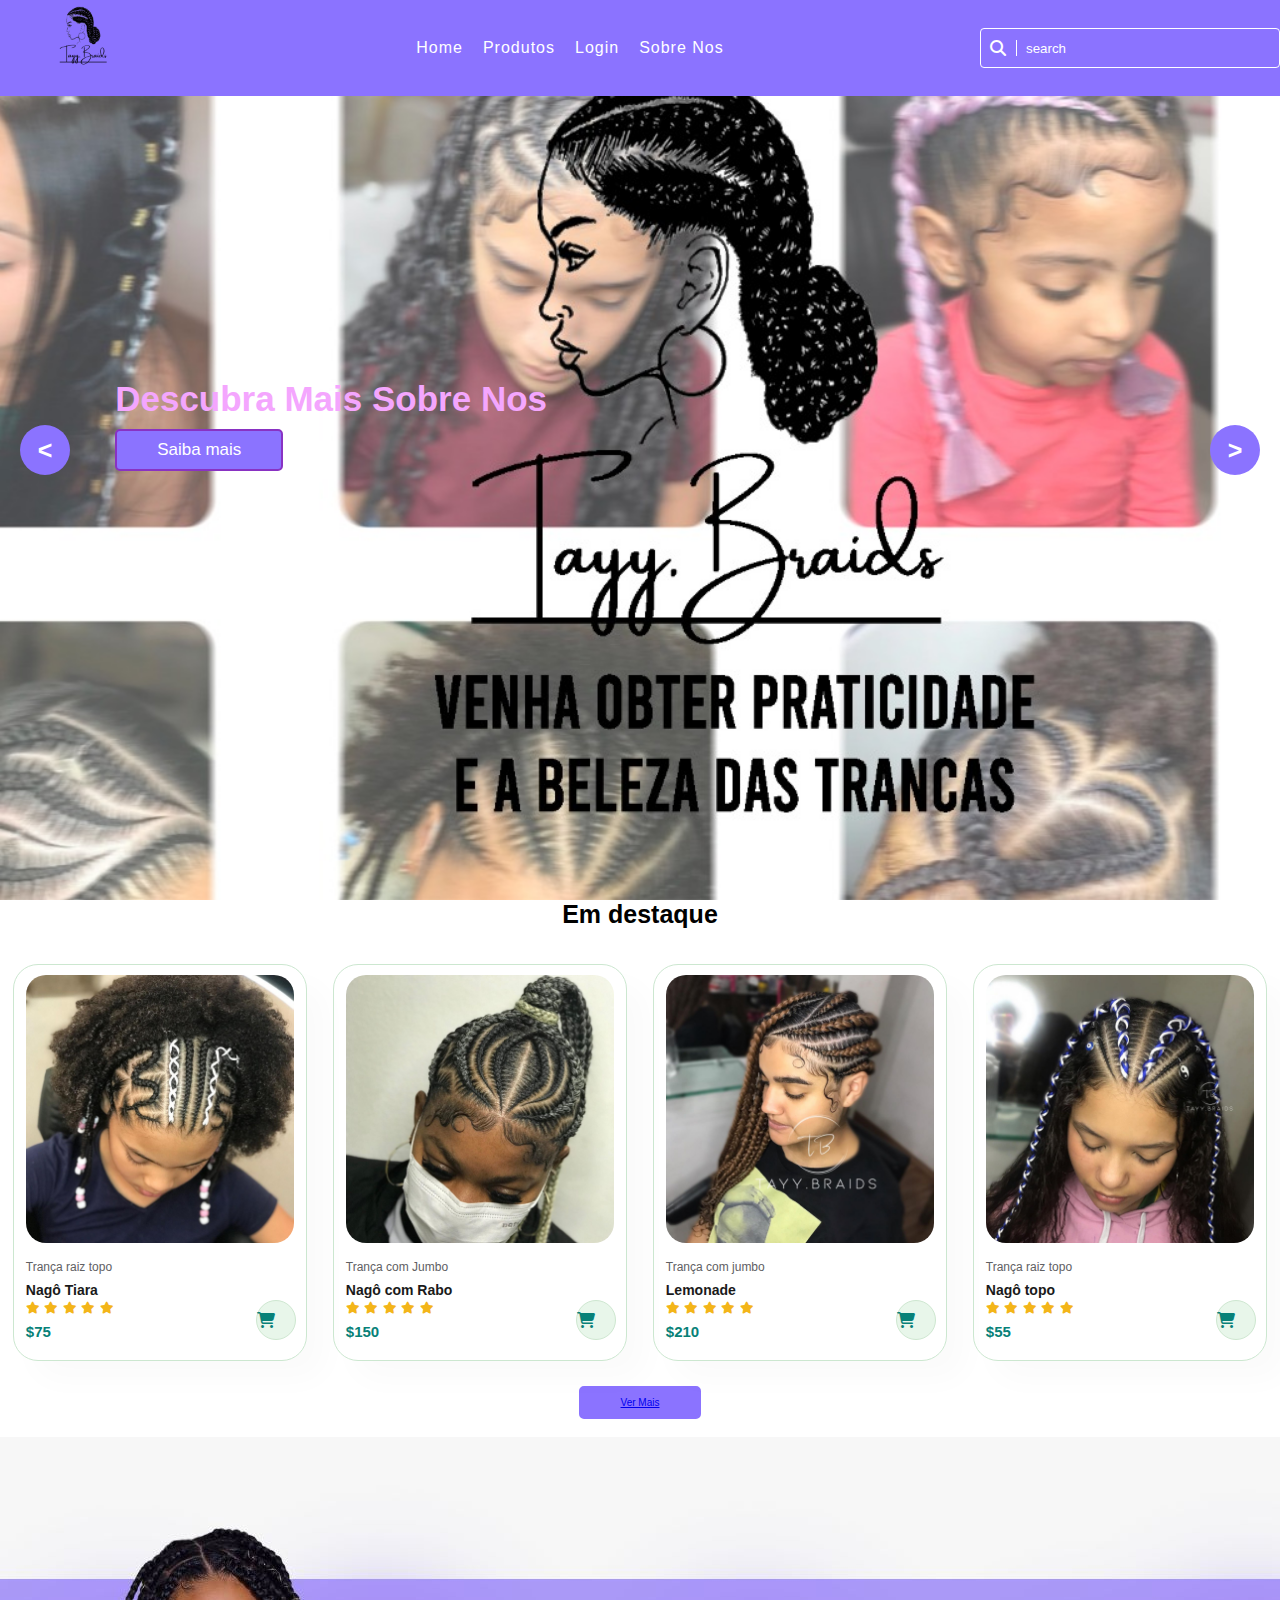
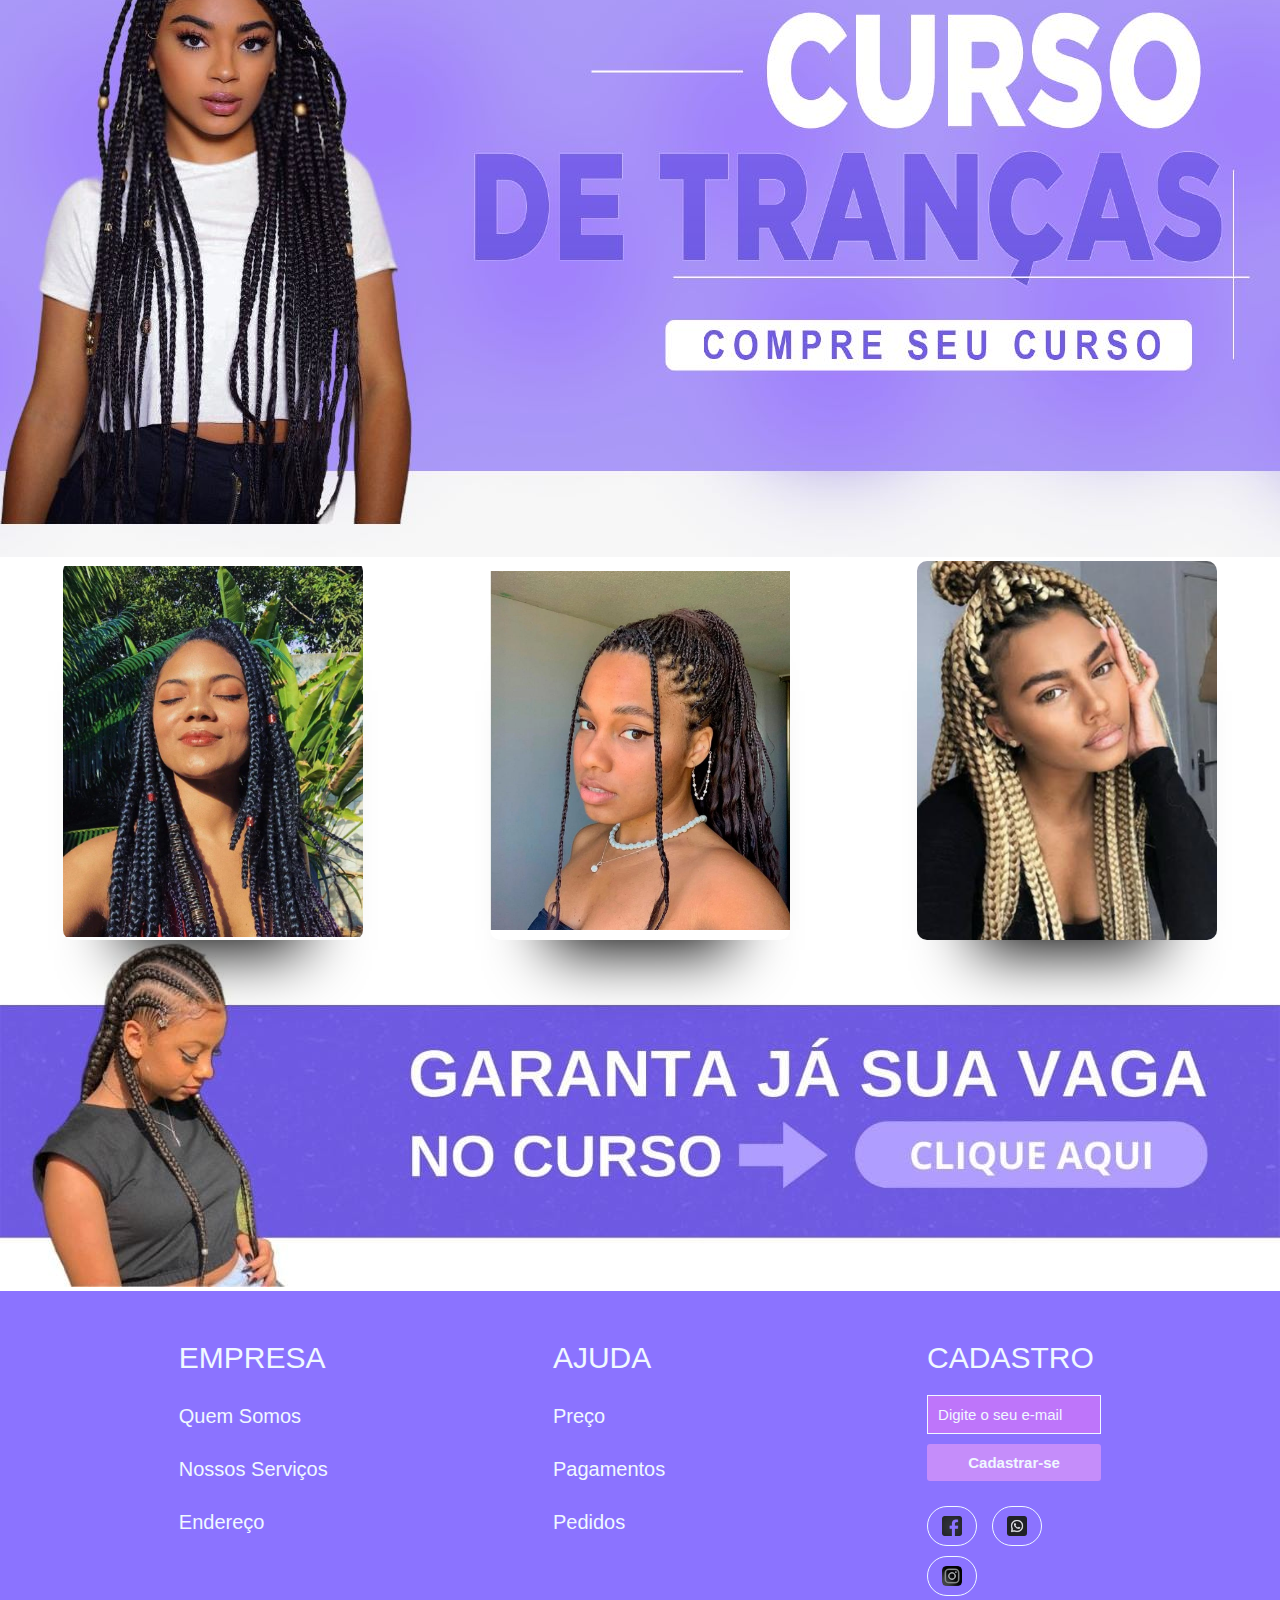
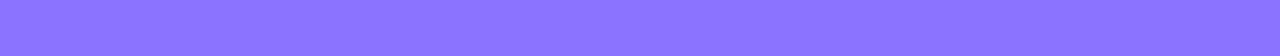
<file: index.html>
<!DOCTYPE html>
<html lang="en">
<head>
    <meta charset="UTF-8">
    <meta http-equiv="X-UA-Compatible" content="IE=edge">
    <meta name="viewport" content="width=device-width, initial-scale=1.0">
    <link rel="stylesheet" href="PaginaInicial.css">
    <link rel="stylesheet" href="fontawesome/css/all.min.css">
    <link href="https://cdn.jsdelivr.net/npm/bootstrap@5.2.3/dist/css/bootstrap.min.css" rel="stylesheet" integrity="sha384-rbsA2VBKQhggwzxH7pPCaAqO46MgnOM80zW1RWuH61DGLwZJEdK2Kadq2F9CUG65" crossorigin="anonymous">
    <title>Document</title>
</head>
<body>
  
  <!--Cabeçario --> 
   <header>
    <a href="PaginaInicial.html" class="logo"><img src="img/logo 2.png" alt=""></a>
    <ul class="navegation">
    <li><a href="index.html">Home</a></li>
    <li><a href="Produtos.html">Produtos</a></li>
    <li><a href="LoginSite.html">Login</a></li>
    <li><a href="SobreTay.html">Sobre Nos</a></li>
    
    </ul>
     <div class="search">
        <input type="text" placeholder="search">
        <i class="fa fa-search" aria-hidden="true"></i>
    </div>
</header>

   <!--Carrossel --> 
  <section class="containerproje">
    <div class="slide-container active">
        <div class="slide">
         <div class="contentproje">
           <h3>Descubra Mais Sobre Nos</h3>
           <p></p>
           <a href="SobreTay.html" class="bntproj">Saiba mais</a>
         </div>
        </div>
    </div>

    <div class="slide-container">
        <div class="slide">
         <div class="contentproje">
           <h3>Tay Braids</h3>
           <p>Trancista</p>
           <a href="#" class="bntproj">Saiba mais</a>
         </div>
        </div>
    </div>
    
    <div class="slide-container">
        <div class="slide">
         <div class="contentproje">
           <a href="FormularioCurso.html" class="bntproj">Saiba mais</a>
         </div>
        </div>
    </div>

    
    <div id="prev" onclick="prev()"> < </div>
    <div id="next" onclick="next()"> > </div>
</section>

   <!--Produtos parte de cima --> 
   <section id="product1" class="section-p1">

     <h2>Em destaque</h2>
     <p></p>
     <div class="pro-container">
      <div class="pro">
        <img src="img/rp1.jpg" alt="">
        <div class="des">
          <span>Trança raiz topo</span>
          <h5>Nagô Tiara</h5>
          <div class="star">
            <i class="fas fa-star"></i>
            <i class="fas fa-star"></i>
            <i class="fas fa-star"></i>
            <i class="fas fa-star"></i>
            <i class="fas fa-star"></i>
          </div>
          <h4>$75</h4>
        </div>
        <a class="cart" href="CompraProdutosQuarto.html"><i class="fa-solid fa-cart-shopping"></i></a>
        
      </div>
      <div class="pro">
        <img src="img/rp2.jpg" alt="">
        <div class="des">
          <span>Trança com Jumbo</span>
          <h5>Nagô com Rabo</h5>
          <div class="star">
            <i class="fas fa-star"></i>
            <i class="fas fa-star"></i>
            <i class="fas fa-star"></i>
            <i class="fas fa-star"></i>
            <i class="fas fa-star"></i>
          </div>
          <h4>$150</h4>
        </div>
        <a class="cart" href="CompraProdutosTerceiro.html"><i class="fa-solid fa-cart-shopping"></i></a>
      </div>
      

      <div class="pro">
        <img src="img/rp3.jpg" alt="">
        <div class="des">
          <span>Trança com jumbo</span>
          <h5>Lemonade</h5>
          <div class="star">
            <i class="fas fa-star"></i>
            <i class="fas fa-star"></i>
            <i class="fas fa-star"></i>
            <i class="fas fa-star"></i>
            <i class="fas fa-star"></i>
          </div>
          <h4>$210</h4>
        </div>
        <a class="cart" href="CompraProdutosQuinto.html"><i class="fa-solid fa-cart-shopping"></i></a>
      </div>
      <div class="pro">
        <img src="img/rota4.jpg" alt="">
        <div class="des">
          <span>Trança raiz topo</span>
          <h5>Nagô topo</h5>
          <div class="star">
            <i class="fas fa-star"></i>
            <i class="fas fa-star"></i>
            <i class="fas fa-star"></i>
            <i class="fas fa-star"></i>
            <i class="fas fa-star"></i>
          </div>
          <h4>$55</h4>
        </div>
        <a class="cart" href="CompraProdutosSexto.html"><i class="fa-solid fa-cart-shopping"></i></a>
      </div>
      <div class="VerMais">
        <a href="Produtos.html">Ver Mais</a> 
      </div>
     </div>
     <br>
   </section>


   

   <!--Anuncio do Curso no meio do Site --> 
   <div class="anuncioCurso">
    <a href="FormularioCurso.html">
     <img src="img/AnunciodoCurso.jpeg" alt="">
    </a>
   </div>

  

   <!--Card dos Produtos Parte de Baixo --> 
   <div class="produtosdown">

   
    <div class="card card0">
      <div class="border">
        <h2>Jumbo</h2>
        <div class="texto">
         
        </div>
      </div>
    </div>
     </a>

    
    <div class="card card1">
      <div class="border">
        <h2>Fibra Organica</h2>
       
      </div>
    </div>
  </a>
   
    <div class="card card2">
      <div class="border">
        <h2>Kanekalon</h2>
      
        </div>
      </div>
    </div>
  </div>
</a>

 

  <!--Mini anuncio parte de baixo do site --> 
  <div class="minianucio">
    <a href="FormularioCurso.html">
      <img src="img/verdadeiro mini anuncio.jpeg" alt="">
     </a>
    </div>

  <!--Footer-->
  <footer>
    <div class="container-footer">
        <div class="row-footer">
            <div class="footer-col">
                <h4>Empresa</h4>
                <ul>
                    <li><a href="SobreTay.html">Quem somos</a></li>
                    <li><a href="">Nossos serviços</a></li>
                    <li><a href="">Endereço</a></li>
                </ul>
            </div>
            <div class="footer-col">
                <h4>Ajuda</h4>
                <ul>
                    <li><a href="Produtos.html">Preço</a></li>
                    <li><a href="">Pagamentos</a></li>
                    <li><a href="Produtos.html">Pedidos</a></li>
                </ul>
            </div>
            <div class="footer-col">
                <h4>Cadastro</h4>
                <div class="form-sub">
                    <form>
                        <input type="email" placeholder="Digite o seu e-mail" required>
                        <button>Cadastrar-se</button>
                    </form>
                </div>
                <div class="redes-sociais">
                    <a href="img/https://web.facebook.com/campaign/landing.php?&campaign_id=1661784632&extra_1=s%7Cc%7C320269324047%7Ce%7Cfacebook%7C&placement&creative=320269324047&keyword=facebook&partner_id=googlesem&extra_2=campaignid%3D1661784632%26adgroupid%3D63686352403%26matchtype%3De%26network%3Dg%26source%3Dnotmobile%26search_or_content%3Ds%26device%3Dc%26devicemodel%3D%26adposition%3D%26target%3D%26targetid%3Dkwd-541132862%26loc_physical_ms%3D1001773%26loc_interest_ms%3D%26feeditemid%3D%26param1%3D%26param2%3D&gclid=EAIaIQobChMIs4-T9MTC-wIVFEFIAB1C-gVgEAAYASAAEgI8AfD_BwE&_rdc=1&_rdr"><img src="img/facebook - Editado - Editado.png" class="face"></a>
                    <a href="img/https://www.whatsapp.com/?lang=pt_br"><img src="img/whatsapp - Editado.png" class="whats"></a>
                    <a href="img/https://www.instagram.com/sem/campaign/emailsignup/?campaign_id=13534421690&extra_1=s|c|547348930993|e|instagram%20%27|&placement=&creative=547348930993&keyword=instagram%20%27&partner_id=googlesem&extra_2=campaignid%3D13534421690%26adgroupid%3D126262409974%26matchtype%3De%26network%3Dg%26source%3Dnotmobile%26search_or_content%3Ds%26device%3Dc%26devicemodel%3D%26adposition%3D%26target%3D%26targetid%3Dkwd-1321618851291%26loc_physical_ms%3D1001773%26loc_interest_ms%3D%26feeditemid%3D%26param1%3D%26param2%3D&gclid=EAIaIQobChMIrcHIqcXC-wIV6ylMCh3cAgJGEAAYASAAEgJC4fD_BwE"><img src="img/instagram - Editado.png" class="insta"></a>
                </div>
            </div>
        </div>
    </div>
</footer>
    <script src="PaginaInicial.js"></script>
</body>
</html>
</file>
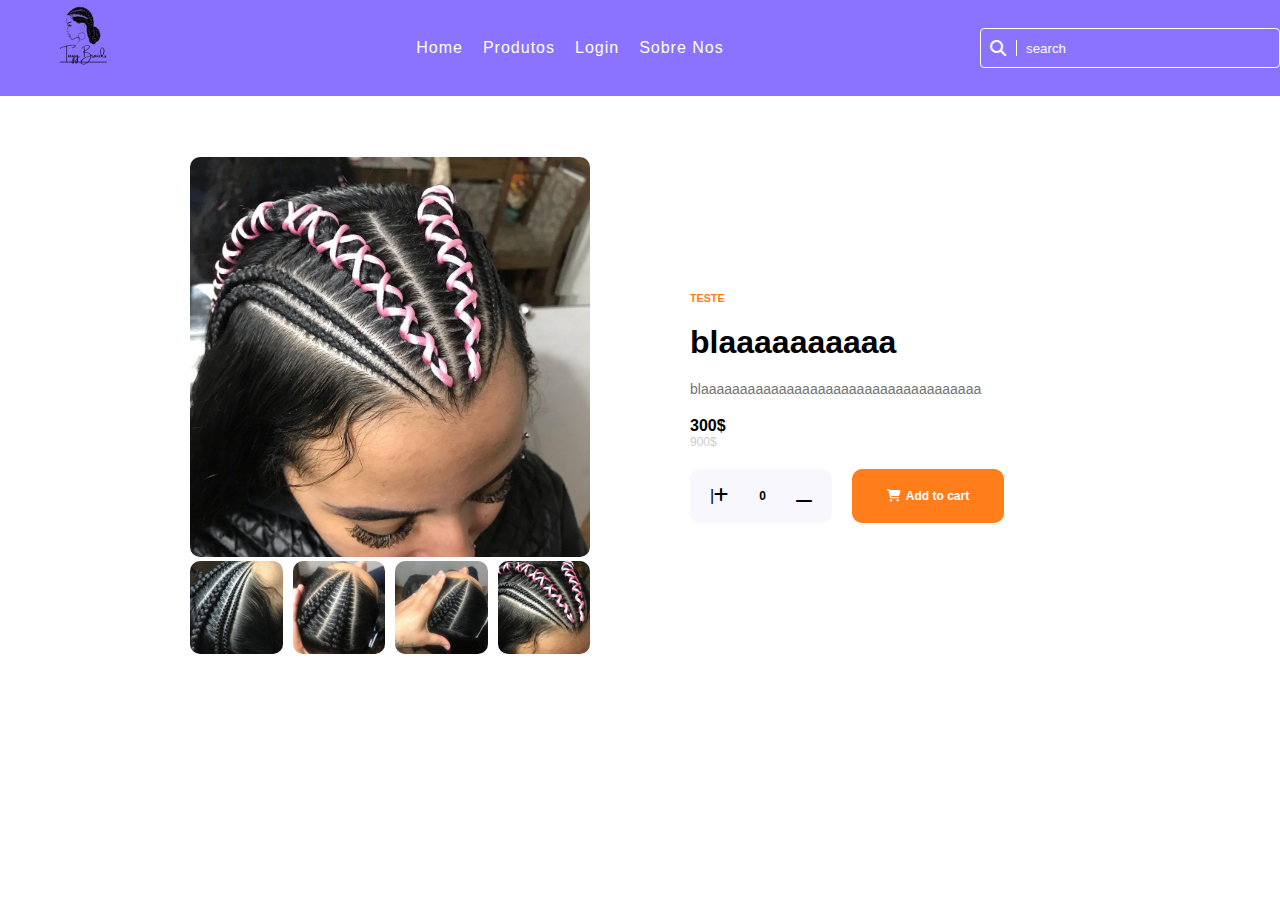
<file: CompraProdutosNono.html>
<!DOCTYPE html>
<html lang="en">
<head>
    <meta charset="UTF-8">
    <meta http-equiv="X-UA-Compatible" content="IE=edge">
    <meta name="viewport" content="width=device-width, initial-scale=1.0">
    <link rel="stylesheet" href="CompraProdutosNono.css">
    <link rel="stylesheet" href="fontawesome/css/all.min.css">
    <title>Document</title>
</head>
<body>
    




     <!--Cabeçario --> 
     <header>
        <a href="index.html" class="logo"><img src="img/logo 2.png" alt=""></a>
        <ul class="navegation">
        <li><a href="index.html">Home</a></li>
        <li><a href="Produtos.html">Produtos</a></li>
        <li><a href="LoginSite.html">Login</a></li>
        <li><a href="SobreTay.html">Sobre Nos</a></li>
        
        </ul>
         <div class="search">
            <input type="text" placeholder="search">
            <i class="fa fa-search" aria-hidden="true"></i>
        </div>
    </header>

<main>
    <section>
<div class="container">
    <div class="left-side">
    <div class="items">
        <div class="select-image">
            <img src="img/Fita 1.jpg" alt="">
        </div>
        <div class="thumbnails">
            <div class="thumbnail">
                <img src="img/Fita 2.jpg" alt="">
            </div>
            <div class="thumbnail">
                <img src="img/Fita 3.jpg" alt="">
            </div>
            <div class="thumbnail">
                <img src="img/Fita 4.jpg" alt="">
            </div>
            <div class="thumbnail">
                <img src="img/Fita 5.jpg" alt="">
            </div>
        </div>
    </div>
</div>

  <div class="right-side">
    <div class="content">
    <h6>TESTE</h6>
    <h1>blaaaaaaaaaa</h1>
    <p>blaaaaaaaaaaaaaaaaaaaaaaaaaaaaaaaaaaaa</p>
    <div class="prices">
    <span class="price">300$</span>
     <span class="off">900$</span>
    </div>
     <div class="options">
        <div class="amount">
            <div class="minus">
            |<i class="fa-solid fa-plus"></i> 
            </div>
            <span>0</span>
            <div class="plus">
                <i class="fa-solid fa-window-minimize"></i>
            </div>
            </div>
            <a href="" class="button"><i class="fa-solid fa-cart-shopping"></i> Add to cart</a>
            
            </div>
         </div>
     </div>
  </div>
</section>
</main>

</body>
</html>
</file>
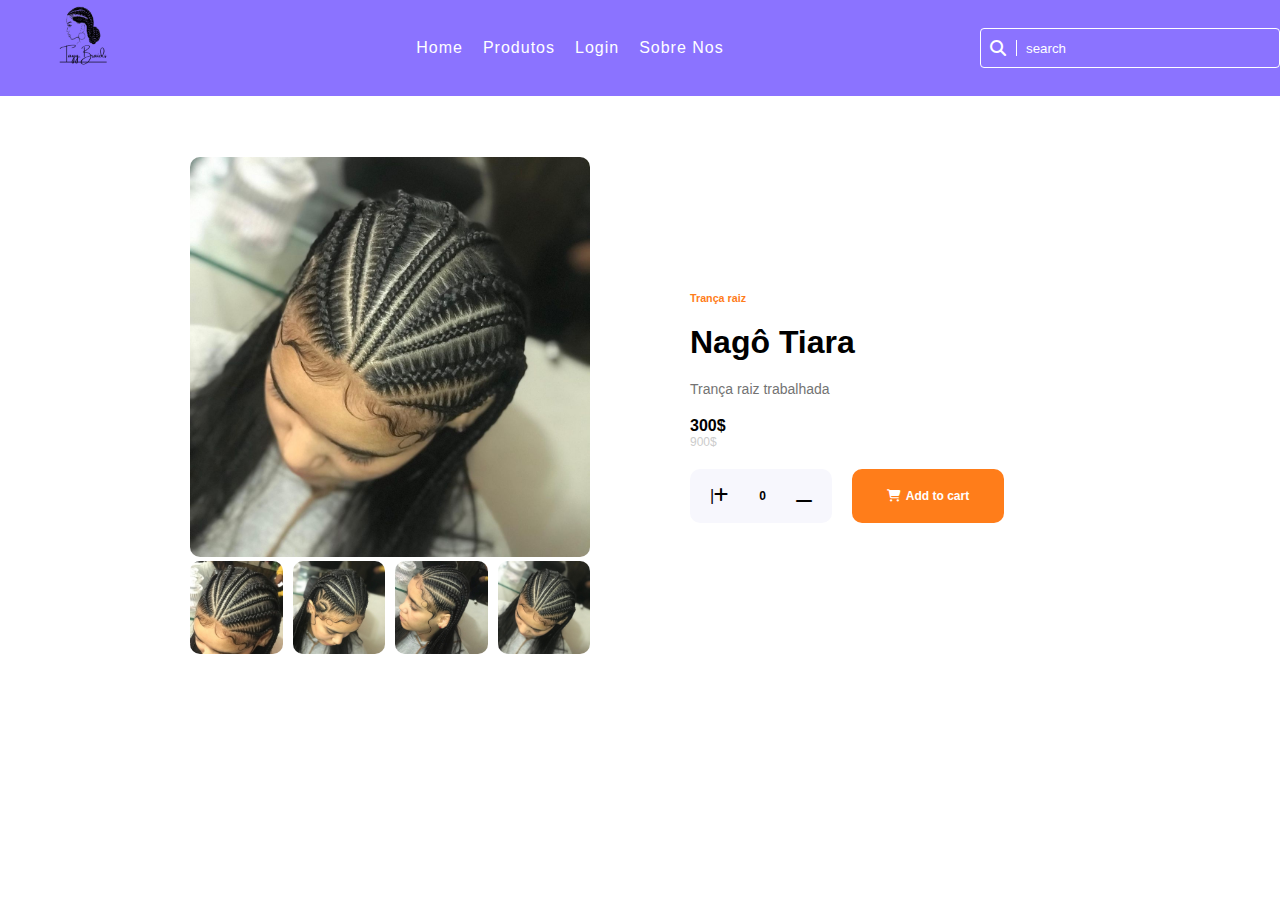
<file: CompraProdutosOitavo.html>
<!DOCTYPE html>
<html lang="en">
<head>
    <meta charset="UTF-8">
    <meta http-equiv="X-UA-Compatible" content="IE=edge">
    <meta name="viewport" content="width=device-width, initial-scale=1.0">
    <link rel="stylesheet" href="CompraProdutosOitavo.css">
    <link rel="stylesheet" href="fontawesome/css/all.min.css">
    <title>Document</title>
</head>
<body>
    




     <!--Cabeçario --> 
     <header>
        <a href="index.html" class="logo"><img src="img/logo 2.png" alt=""></a>
        <ul class="navegation">
        <li><a href="index.html">Home</a></li>
        <li><a href="Produtos.html">Produtos</a></li>
        <li><a href="LoginSite.html">Login</a></li>
        <li><a href="SobreTay.html">Sobre Nos</a></li>
        
        </ul>
         <div class="search">
            <input type="text" placeholder="search">
            <i class="fa fa-search" aria-hidden="true"></i>
        </div>
    </header>

<main>
    <section>
<div class="container">
    <div class="left-side">
    <div class="items">
        <div class="select-image">
            <img src="img/Tiara 1.jpg" alt="">
        </div>
        <div class="thumbnails">
            <div class="thumbnail">
                <img src="img/Tiara 2.jpg" alt="">
            </div>
            <div class="thumbnail">
                <img src="img/Tiara 3.jpg" alt="">
            </div>
            <div class="thumbnail">
                <img src="img/Tiara 4.jpg" alt="">
            </div>
            <div class="thumbnail">
                <img src="img/Tiara 1.jpg" alt="">
            </div>
        </div>
    </div>
</div>

  <div class="right-side">
    <div class="content">
    <h6>Trança raiz</h6>
    <h1>Nagô Tiara</h1>
    <p>Trança raiz trabalhada</p>
    <div class="prices">
    <span class="price">300$</span>
     <span class="off">900$</span>
    </div>
     <div class="options">
        <div class="amount">
            <div class="minus">
            |<i class="fa-solid fa-plus"></i> 
            </div>
            <span>0</span>
            <div class="plus">
                <i class="fa-solid fa-window-minimize"></i>
            </div>
            </div>
            <a href="" class="button"><i class="fa-solid fa-cart-shopping"></i> Add to cart</a>
            
            </div>
         </div>
     </div>
  </div>
</section>
</main>

</body>
</html>
</file>
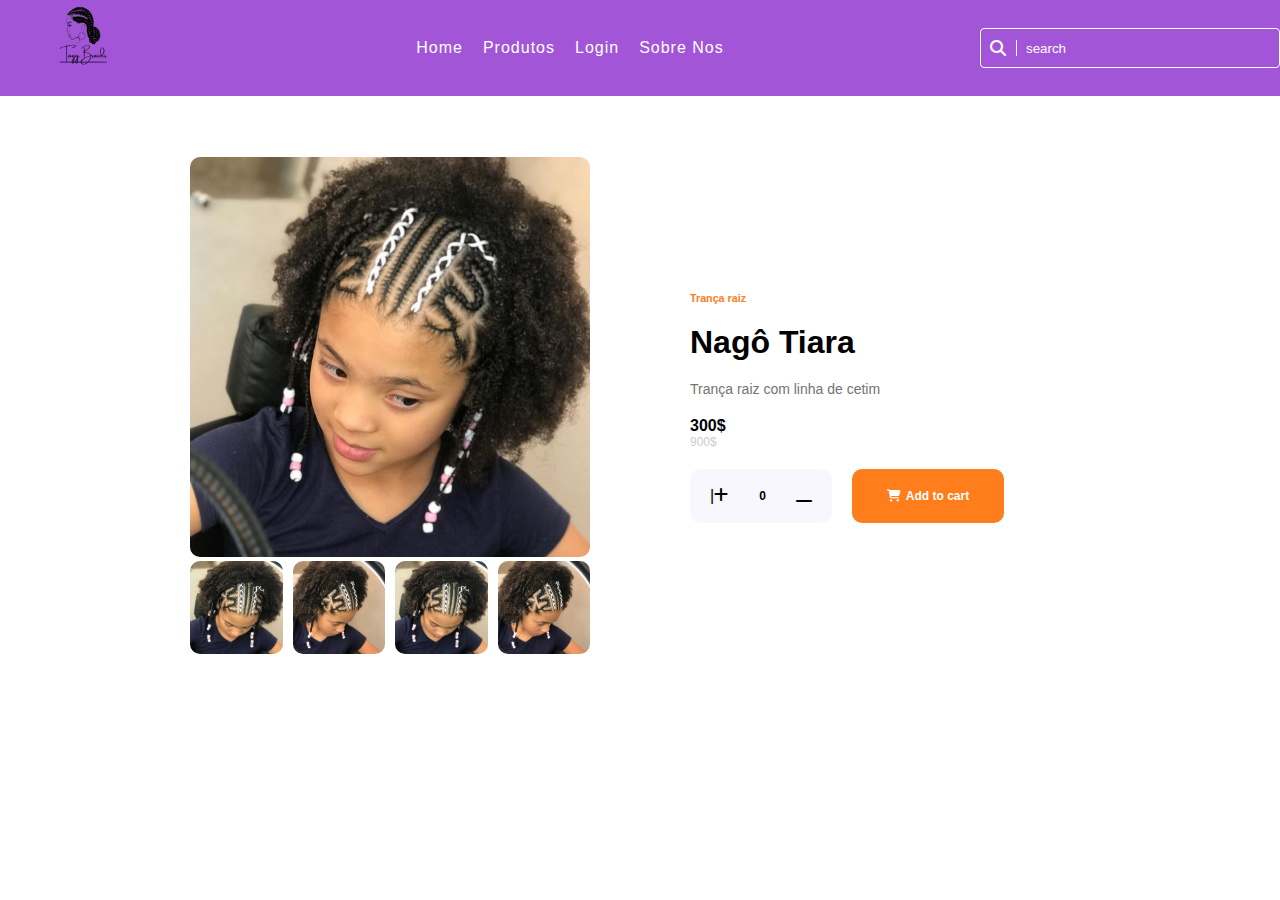
<file: CompraProdutosQuarto.html>
<!DOCTYPE html>
<html lang="en">
<head>
    <meta charset="UTF-8">
    <meta http-equiv="X-UA-Compatible" content="IE=edge">
    <meta name="viewport" content="width=device-width, initial-scale=1.0">
    <link rel="stylesheet" href="CompraProdutosQuarto.css">
    <link rel="stylesheet" href="fontawesome/css/all.min.css">
    <title>Document</title>
</head>
<body>


     <!--Cabeçario --> 
     <header>
        <a href="index.html" class="logo"><img src="img/logo 2.png" alt=""></a>
        <ul class="navegation">
        <li><a href="index.html">Home</a></li>
        <li><a href="Produtos.html">Produtos</a></li>
        <li><a href="LoginSite.html">Login</a></li>
        <li><a href="SobreTay.html">Sobre Nos</a></li>
        
        </ul>
         <div class="search">
            <input type="text" placeholder="search">
            <i class="fa fa-search" aria-hidden="true"></i>
        </div>
    </header>

<main>
    <section>
<div class="container">
    <div class="left-side">
    <div class="items">
        <div class="select-image">
            <img src="img/NAGÔ TIARA 1.jpg" alt="">
        </div>
        <div class="thumbnails">
            <div class="thumbnail">
                <img src="img/NAGÔ TIARA 2.jpg" alt="">
            </div>
            <div class="thumbnail">
                <img src="img/NAGÔ TIARA 3.jpg" alt="">
            </div>
            <div class="thumbnail">
                <img src="img/NAGÔ TIARA 2.jpg" alt="">
            </div>
            <div class="thumbnail">
                <img src="img/NAGÔ TIARA 3.jpg" alt="">
            </div>
        </div>
    </div>
</div>

  <div class="right-side">
    <div class="content">
    <h6>Trança raiz</h6>
    <h1>Nagô Tiara</h1>
    <p>Trança raiz com linha de cetim</p>
    <div class="prices">
    <span class="price">300$</span>
     <span class="off">900$</span>
    </div>
     <div class="options">
        <div class="amount">
            <div class="minus">
            |<i class="fa-solid fa-plus"></i> 
            </div>
            <span>0</span>
            <div class="plus">
                <i class="fa-solid fa-window-minimize"></i>
            </div>
            </div>
            <a href="" class="button"><i class="fa-solid fa-cart-shopping"></i> Add to cart</a>
            
            </div>
         </div>
     </div>
  </div>
</section>
</main>

</body>
</html>
</file>
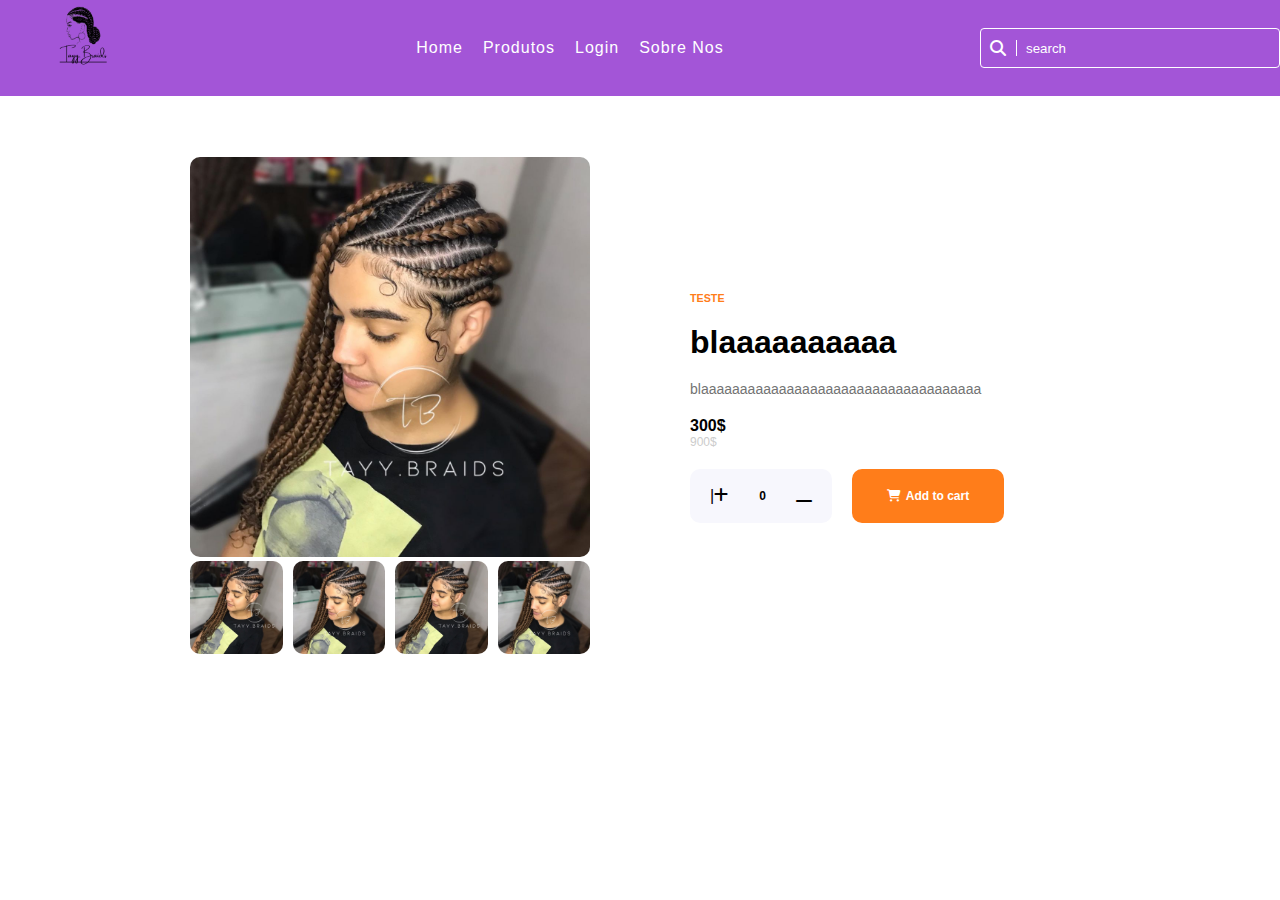
<file: CompraProdutosQuinto.html>
<!DOCTYPE html>
<html lang="en">
<head>
    <meta charset="UTF-8">
    <meta http-equiv="X-UA-Compatible" content="IE=edge">
    <meta name="viewport" content="width=device-width, initial-scale=1.0">
    <link rel="stylesheet" href="CompraProdutosQuinto.css">
    <link rel="stylesheet" href="fontawesome/css/all.min.css">
    <title>Document</title>
</head>
<body>
    




     <!--Cabeçario --> 
     <header>
        <a href="index.html" class="logo"><img src="img/logo 2.png" alt=""></a>
        <ul class="navegation">
        <li><a href="index.html">Home</a></li>
        <li><a href="Produtos.html">Produtos</a></li>
        <li><a href="LoginSite.html">Login</a></li>
        <li><a href="SobreTay.html">Sobre Nos</a></li>
        
        </ul>
         <div class="search">
            <input type="text" placeholder="search">
            <i class="fa fa-search" aria-hidden="true"></i>
        </div>
    </header>

<main>
    <section>
<div class="container">
    <div class="left-side">
    <div class="items">
        <div class="select-image">
            <img src="img/LEMONADE 1.jpg" alt="">
        </div>
        <div class="thumbnails">
            <div class="thumbnail">
                <img src="img/LEMONADE 2.jpg" alt="">
            </div>
            <div class="thumbnail">
                <img src="img/LEMONADE 1.jpg" alt="">
            </div>
            <div class="thumbnail">
                <img src="img/LEMONADE 2.jpg" alt="">
            </div>
            <div class="thumbnail">
                <img src="img/LEMONADE 1.jpg" alt="">
            </div>
        </div>
    </div>
</div>

  <div class="right-side">
    <div class="content">
    <h6>TESTE</h6>
    <h1>blaaaaaaaaaa</h1>
    <p>blaaaaaaaaaaaaaaaaaaaaaaaaaaaaaaaaaaaa</p>
    <div class="prices">
    <span class="price">300$</span>
     <span class="off">900$</span>
    </div>
     <div class="options">
        <div class="amount">
            <div class="minus">
            |<i class="fa-solid fa-plus"></i> 
            </div>
            <span>0</span>
            <div class="plus">
                <i class="fa-solid fa-window-minimize"></i>
            </div>
            </div>
            <a href="" class="button"><i class="fa-solid fa-cart-shopping"></i> Add to cart</a>
            
            </div>
         </div>
     </div>
  </div>
</section>
</main>

</body>
</html>
</file>
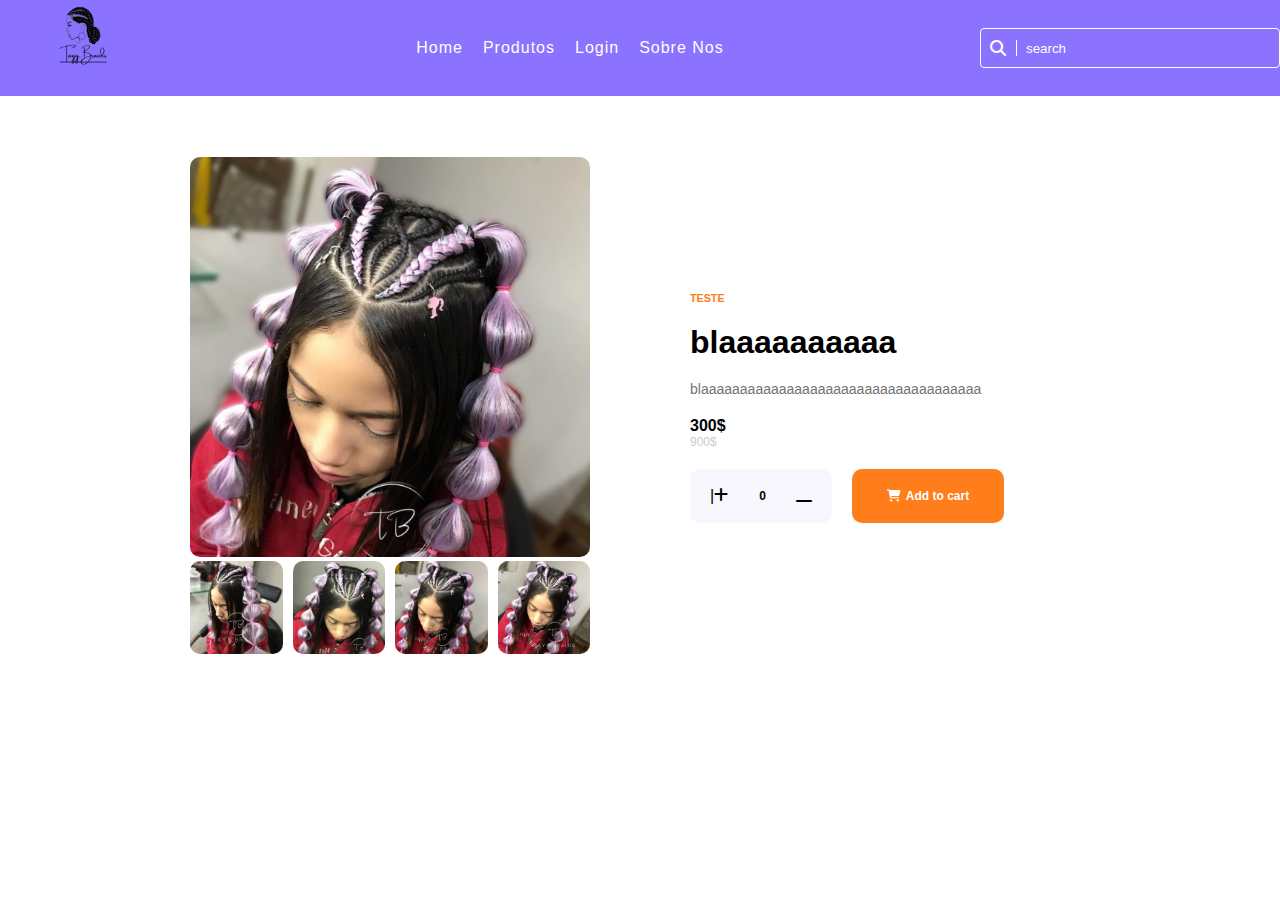
<file: CompraProdutosSetimo.html>
<!DOCTYPE html>
<html lang="en">
<head>
    <meta charset="UTF-8">
    <meta http-equiv="X-UA-Compatible" content="IE=edge">
    <meta name="viewport" content="width=device-width, initial-scale=1.0">
    <link rel="stylesheet" href="CompraProdutosSetimo.css">
    <link rel="stylesheet" href="fontawesome/css/all.min.css">
    <title>Document</title>
</head>
<body>
    




     <!--Cabeçario --> 
     <header>
        <a href="index.html" class="logo"><img src="img/logo 2.png" alt=""></a>
        <ul class="navegation">
        <li><a href="index.html">Home</a></li>
        <li><a href="Produtos.html">Produtos</a></li>
        <li><a href="LoginSite.html">Login</a></li>
        <li><a href="SobreTay.html">Sobre Nos</a></li>
        
        </ul>
         <div class="search">
            <input type="text" placeholder="search">
            <i class="fa fa-search" aria-hidden="true"></i>
        </div>
    </header>

<main>
    <section>
<div class="container">
    <div class="left-side">
    <div class="items">
        <div class="select-image">
            <img src="img/NAGÔ BUBBLES PERFEITA 1.jpg" alt="">
        </div>
        <div class="thumbnails">
            <div class="thumbnail">
                <img src="img/NAGÔ BUBBLES PERFEITA 2.jpg" alt="">
            </div>
            <div class="thumbnail">
                <img src="img/NAGÔ BUBBLES PERFEITA 3.jpg" alt="">
            </div>
            <div class="thumbnail">
                <img src="img/NAGÔ BUBBLES PERFEITA 4.jpg" alt="">
            </div>
            <div class="thumbnail">
                <img src="img/NAGÔ BUBBLES PERFEITA 5.jpg" alt="">
            </div>
        </div>
    </div>
</div>

  <div class="right-side">
    <div class="content">
    <h6>TESTE</h6>
    <h1>blaaaaaaaaaa</h1>
    <p>blaaaaaaaaaaaaaaaaaaaaaaaaaaaaaaaaaaaa</p>
    <div class="prices">
    <span class="price">300$</span>
     <span class="off">900$</span>
    </div>
     <div class="options">
        <div class="amount">
            <div class="minus">
            |<i class="fa-solid fa-plus"></i> 
            </div>
            <span>0</span>
            <div class="plus">
                <i class="fa-solid fa-window-minimize"></i>
            </div>
            </div>
            <a href="" class="button"><i class="fa-solid fa-cart-shopping"></i> Add to cart</a>
            
            </div>
         </div>
     </div>
  </div>
</section>
</main>

</body>
</html>
</file>
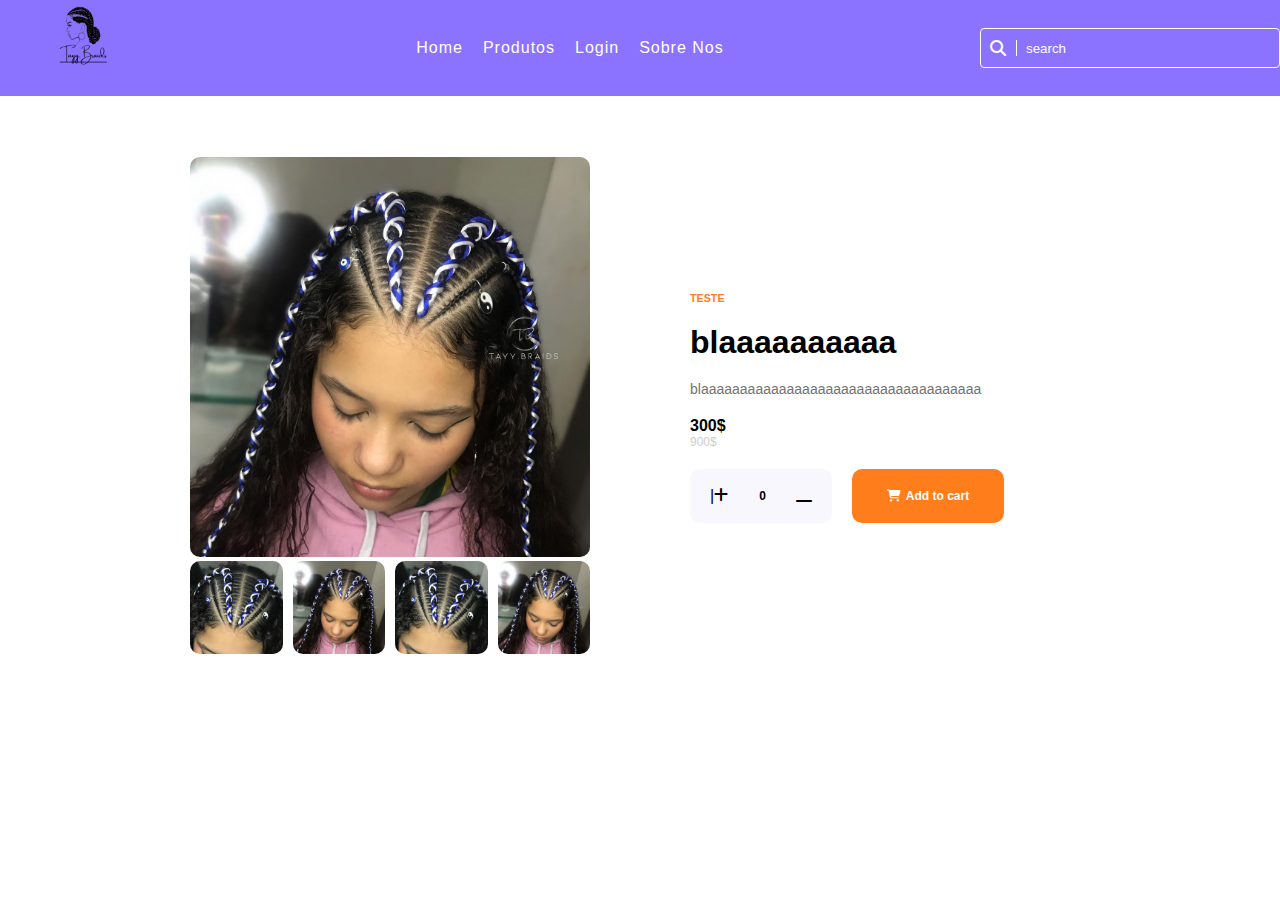
<file: CompraProdutosSexto.html>
<!DOCTYPE html>
<html lang="en">
<head>
    <meta charset="UTF-8">
    <meta http-equiv="X-UA-Compatible" content="IE=edge">
    <meta name="viewport" content="width=device-width, initial-scale=1.0">
    <link rel="stylesheet" href="CompraProdutosSexto.css">
    <link rel="stylesheet" href="fontawesome/css/all.min.css">
    <title>Document</title>
</head>
<body>
    




     <!--Cabeçario --> 
     <header>
        <a href="index.html" class="logo"><img src="img/logo 2.png" alt=""></a>
        <ul class="navegation">
        <li><a href="index.html">Home</a></li>
        <li><a href="Produtos.html">Produtos</a></li>
        <li><a href="LoginSite.html">Login</a></li>
        <li><a href="SobreTay.html">Sobre Nos</a></li>
        
        </ul>
         <div class="search">
            <input type="text" placeholder="search">
            <i class="fa fa-search" aria-hidden="true"></i>
        </div>
    </header>

<main>
    <section>
<div class="container">
    <div class="left-side">
    <div class="items">
        <div class="select-image">
            <img src="img/NAGÔ TOPO 1.jpg" alt="">
        </div>
        <div class="thumbnails">
            <div class="thumbnail">
                <img src="img/NAGÔ TOPO 2.jpg" alt="">
            </div>
            <div class="thumbnail">
                <img src="img/NAGÔ TOPO 1.jpg" alt="">
            </div>
            <div class="thumbnail">
                <img src="img/NAGÔ TOPO 2.jpg" alt="">
            </div>
            <div class="thumbnail">
                <img src="img/NAGÔ TOPO 1.jpg" alt="">
            </div>
        </div>
    </div>
</div>

  <div class="right-side">
    <div class="content">
    <h6>TESTE</h6>
    <h1>blaaaaaaaaaa</h1>
    <p>blaaaaaaaaaaaaaaaaaaaaaaaaaaaaaaaaaaaa</p>
    <div class="prices">
    <span class="price">300$</span>
     <span class="off">900$</span>
    </div>
     <div class="options">
        <div class="amount">
            <div class="minus">
            |<i class="fa-solid fa-plus"></i> 
            </div>
            <span>0</span>
            <div class="plus">
                <i class="fa-solid fa-window-minimize"></i>
            </div>
            </div>
            <a href="" class="button"><i class="fa-solid fa-cart-shopping"></i> Add to cart</a>
            
            </div>
         </div>
     </div>
  </div>
</section>
</main>

</body>
</html>
</file>
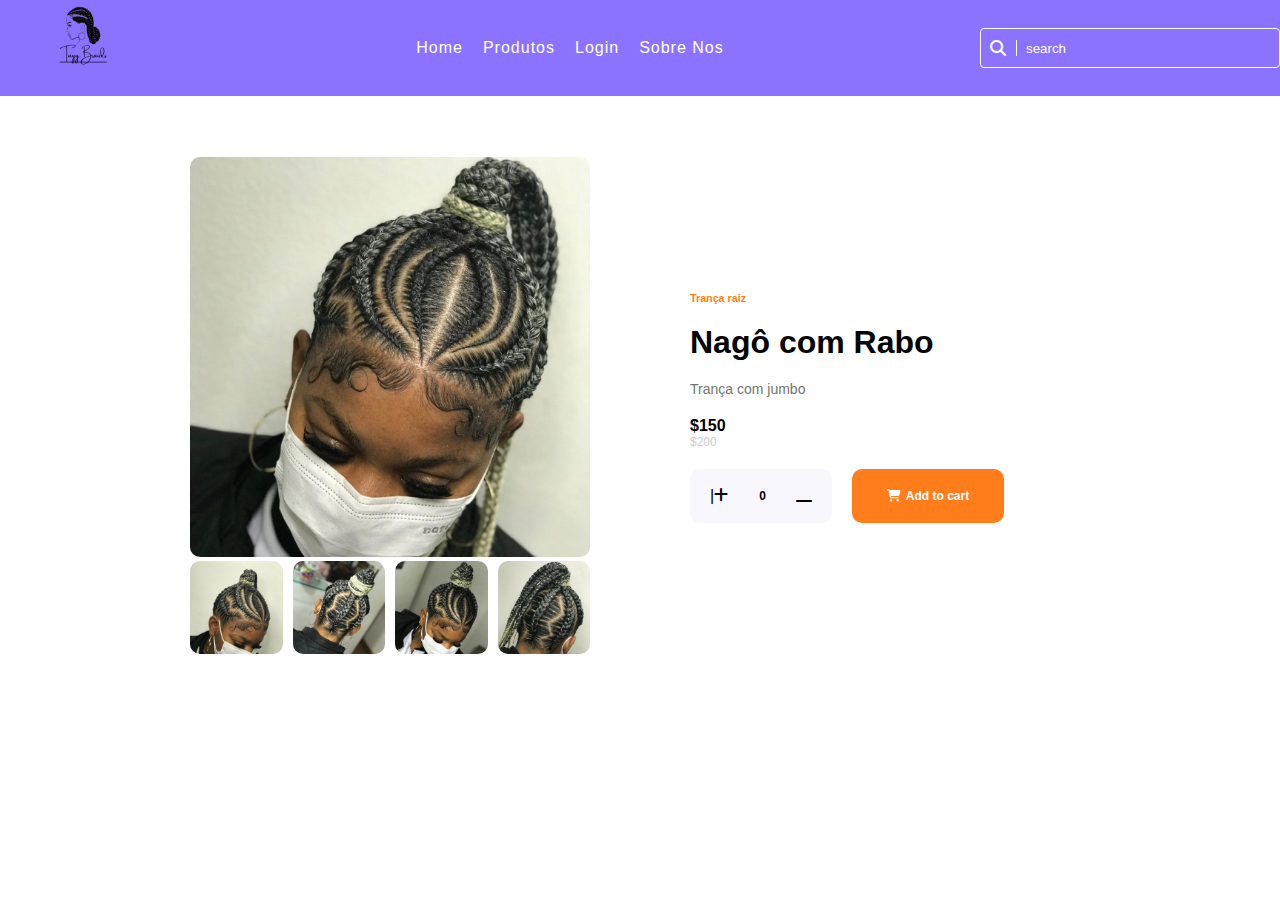
<file: CompraProdutosTerceiro.html>
<!DOCTYPE html>
<html lang="en">
<head>
    <meta charset="UTF-8">
    <meta http-equiv="X-UA-Compatible" content="IE=edge">
    <meta name="viewport" content="width=device-width, initial-scale=1.0">
    <link rel="stylesheet" href="CompraProdutosTerceiro.css">
    <link rel="stylesheet" href="fontawesome/css/all.min.css">
    <title>Document</title>
</head>
<body>
    




     <!--Cabeçario --> 
     <header>
        <a href="index.html" class="logo"><img src="img/logo 2.png" alt=""></a>
        <ul class="navegation">
        <li><a href="index.html">Home</a></li>
        <li><a href="Produtos.html">Produtos</a></li>
        <li><a href="LoginSite.html">Login</a></li>
        <li><a href="SobreTay.html">Sobre Nos</a></li>
        
        </ul>
         <div class="search">
            <input type="text" placeholder="search">
            <i class="fa fa-search" aria-hidden="true"></i>
        </div>
    </header>
<main>
    <section>
<div class="container">
    <div class="left-side">
    <div class="items">
        <div class="select-image">
            <img src="img/NAGÔ COM RABO 1.jpg" alt="">
        </div>
        <div class="thumbnails">
            <div class="thumbnail">
                <img src="img/NAGÔ COM RABO 2.jpg" alt="">
            </div>
            <div class="thumbnail">
                <img src="img/NAGÔ COM RABO 3.jpg" alt="">
            </div>
            <div class="thumbnail">
                <img src="img/NAGÔ COM RABO 5.jpg" alt="">
            </div>
            <div class="thumbnail">
                <img src="img/NAGÔ COM RABO 6.jpg" alt="">
            </div>
        </div>
    </div>
</div>

  <div class="right-side">
    <div class="content">
    <h6>Trança raiz</h6>
    <h1>Nagô com Rabo</h1>
    <p>Trança com jumbo</p>
    <div class="prices">
    <span class="price">$150</span>
     <span class="off">$200</span>
    </div>
     <div class="options">
        <div class="amount">
            <div class="minus">
            |<i class="fa-solid fa-plus"></i> 
            </div>
            <span>0</span>
            <div class="plus">
                <i class="fa-solid fa-window-minimize"></i>
            </div>
            </div>
            <a href="" class="button"><i class="fa-solid fa-cart-shopping"></i> Add to cart</a>
            
            </div>
         </div>
     </div>
  </div>
</section>
</main>


</body>
</html>
</file>
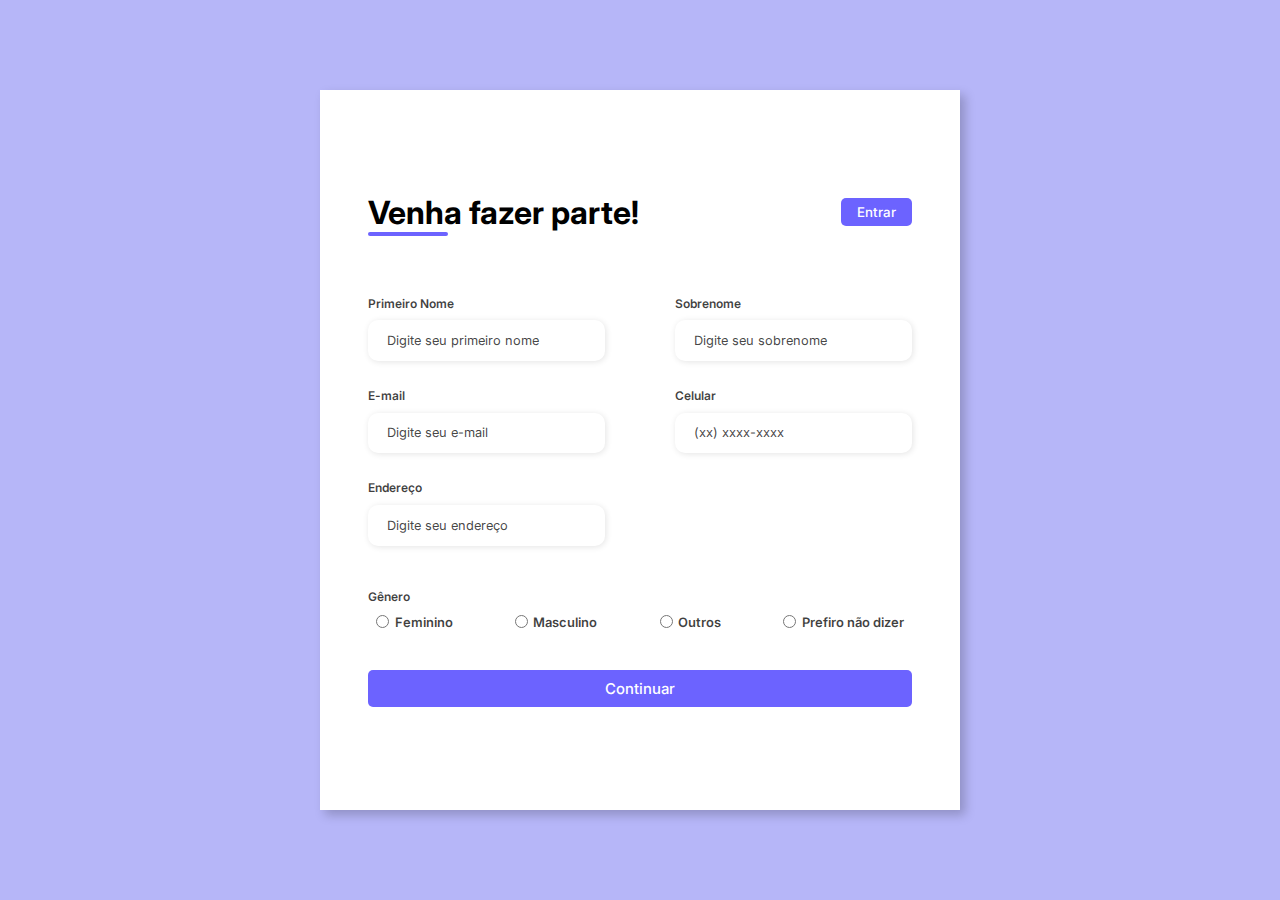
<file: FormularioCurso.html>
<!DOCTYPE html>
<html lang="pt-br">

<head>
    <meta charset="UTF-8">
    <meta http-equiv="X-UA-Compatible" content="IE=edge">
    <meta name="viewport" content="width=device-width, initial-scale=1.0">
    <link rel="stylesheet" href="FormularioCurso.css">
    <link rel="stylesheet" href="fontawesome/css/all.min.css">
    <title>Formúlario</title>
</head>

<body>
    <div class="container">
        <div class="form-image">
            <img src="img/foto44.jpg" alt="">
        </div>
    
        <div class="form">
            <form action="#">
                <div class="form-header">
                    <div class="title">
                        <h1>Venha fazer parte!</h1>
                    </div>
                    <div class="login-button">
                        <button><a href="#">Entrar</a></button>
                    </div>
                </div>

                <div class="input-group">
                    <div class="input-box">
                        <label for="firstname">Primeiro Nome</label>
                        <input id="firstname" type="text" name="firstname" placeholder="Digite seu primeiro nome" required>
                    </div>

                    <div class="input-box">
                        <label for="lastname">Sobrenome</label>
                        <input id="lastname" type="text" name="lastname" placeholder="Digite seu sobrenome" required>
                    </div>
                    <div class="input-box">
                        <label for="email">E-mail</label>
                        <input id="email" type="email" name="email" placeholder="Digite seu e-mail" required>
                    </div>

                    <div class="input-box">
                        <label for="number">Celular</label>
                        <input id="number" type="tel" name="number" placeholder="(xx) xxxx-xxxx" required>
                    </div>

                 
                        <!-- Campo de tecnologias para escolha de 1 ou mais opções para marcar (checkbox) e css de classe "campo" -->
                        
                    
                    <div class="input-box">
                        <label for="password">Endereço</label>
                        <input id="" type="text" name="" placeholder="Digite seu endereço" required>
                    </div>


                    
                    
                </div>

                <div class="gender-inputs">
                    <div class="gender-title">
                        <h6>Gênero</h6>
                    </div>

                    <div class="gender-group">
                        <div class="gender-input">
                            <input id="female" type="radio" name="gender">
                            <label for="female">Feminino</label>
                        </div>

                        <div class="gender-input">
                            <input id="male" type="radio" name="gender">
                            <label for="male">Masculino</label>
                        </div>

                        <div class="gender-input">
                            <input id="others" type="radio" name="gender">
                            <label for="others">Outros</label>
                        </div>

                        <div class="gender-input">
                            <input id="none" type="radio" name="gender">
                            <label for="none">Prefiro não dizer</label>
                        </div>
                    </div>
                </div>

                <div class="continue-button">
                    <button><a href="#">Continuar</a> </button>
                </div>
            </form>
        </div>
    </div>
</body>

</html>
</file>
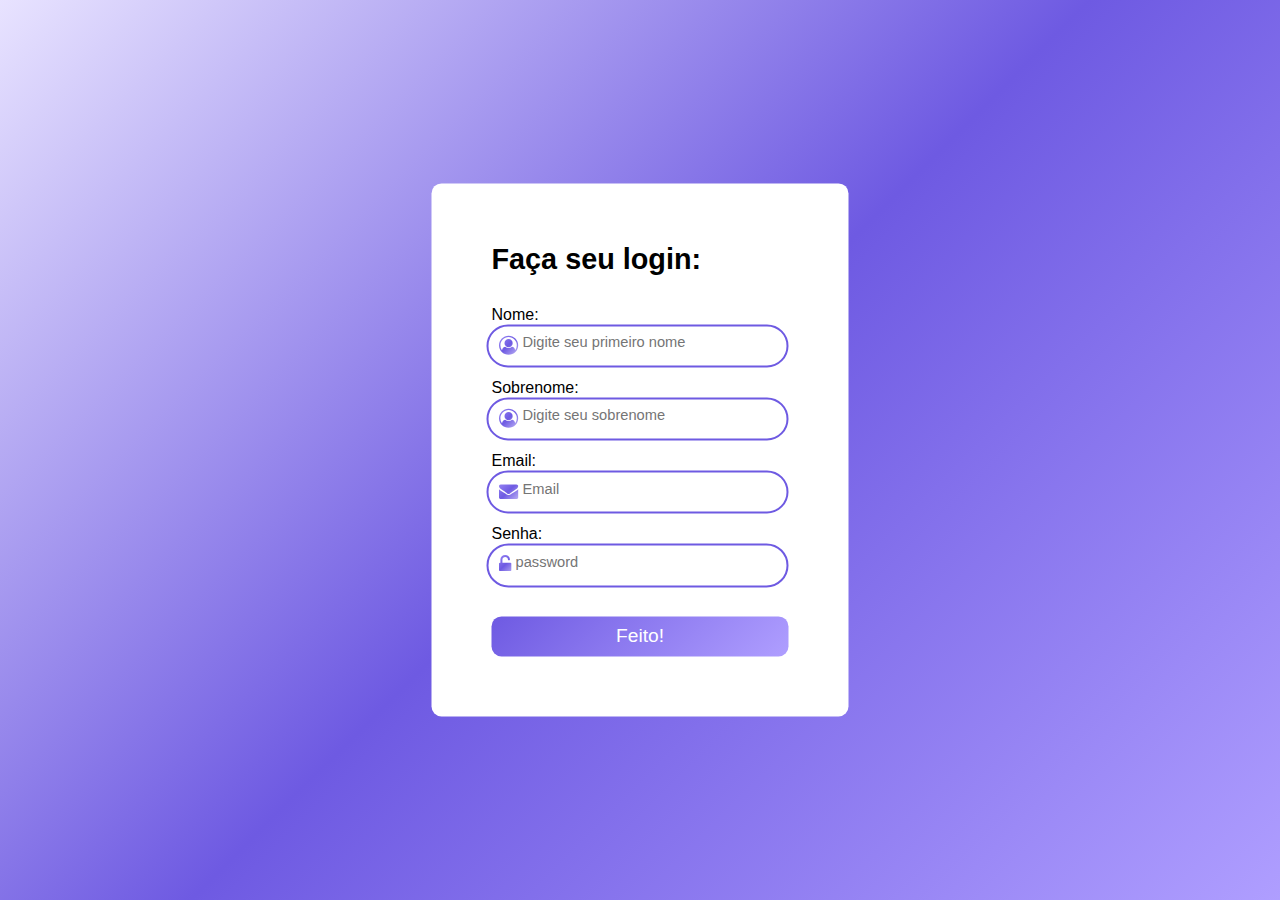
<file: LoginSite.html>
<!DOCTYPE html>
<html lang="en">
<head>
    <meta charset="UTF-8">
    <meta http-equiv="X-UA-Compatible" content="IE=edge">
    <meta name="viewport" content="width=device-width, initial-scale=1.0">
    <link rel="stylesheet" href="LoginSite.css">
    <link rel="stylesheet" href="fontawesome/css/all.min.css">
    <link rel="stylesheet" href="https://cdnjs.cloudflare.com/ajax/libs/font-awesome/4.7.0/css/font-awesome.min.css">
    <title>Form</title>
</head>
<body>
    <div class="form1">
        <form action="">
            <h2 class="title">Faça seu login:</h2>
            <label for="">Nome:</label>
            <div class="input">
                <i class="fa fa-user-circle-o" aria-hidden="true"></i>
                <input id="firstname" name= "firstname" placeholder="Digite seu primeiro nome" type="text" required>
            </div>
           
          <label for="">Sobrenome:</label>
          <div class="input">
            <i class="fa fa-user-circle-o" aria-hidden="true"></i>
               <input id="firstname" name= "lastname" placeholder="Digite seu sobrenome" type="text" required> 
          </div>
           
          <label for="">Email:</label>
          <div class="input">
            <div><i class="fa fa-envelope" aria-hidden="true"></i></i></div>
            <input id="email" name="email" placeholder="Email" type="text">
          </div>

          <label for="">Senha:</label>
          <div class="input">
            <i class="fa fa-unlock-alt" aria-hidden="true"></i>
             <input id="senha" name="senha" placeholder="password" type="password">
          </div>

          <div id="btn">
            <button type="submit">Feito!</button>
          </div>
          

        </form>
    </div>
</body>
</html>
</file>
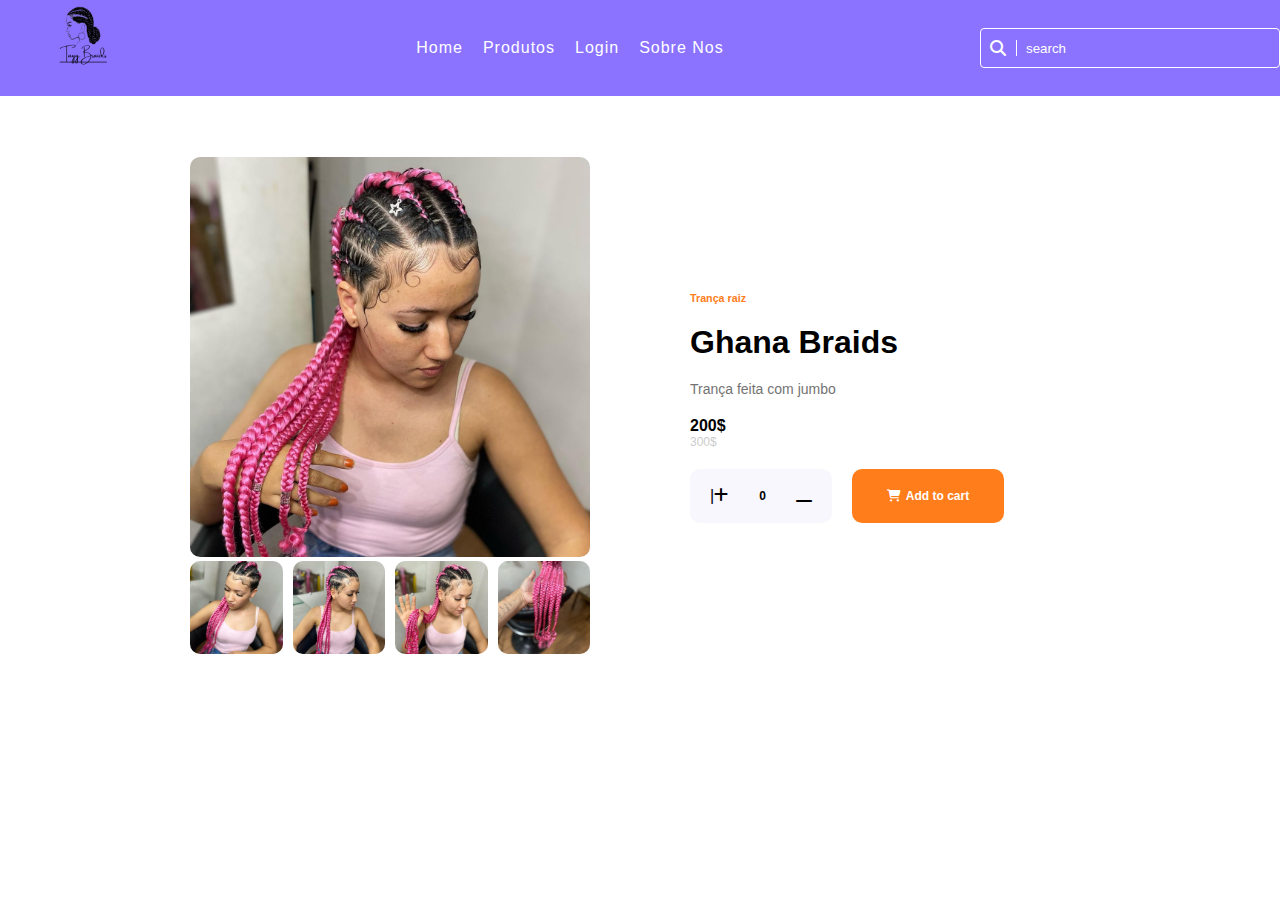
<file: PaginaCompraSegundo.html>
<!DOCTYPE html>
<html lang="en">
<head>
    <meta charset="UTF-8">
    <meta http-equiv="X-UA-Compatible" content="IE=edge">
    <meta name="viewport" content="width=device-width, initial-scale=1.0">
    <link rel="stylesheet" href="PaginaCompraSegundo.css">
    <link rel="stylesheet" href="fontawesome/css/all.min.css">
    <title>Document</title>
</head>
<body>
    




     <!--Cabeçario --> 
     <header>
        <a href="index.html" class="logo"><img src="img/logo 2.png" alt=""></a>
        <ul class="navegation">
        <li><a href="index.html">Home</a></li>
        <li><a href="Produtos.html">Produtos</a></li>
        <li><a href="LoginSite.html">Login</a></li>
        <li><a href="SobreTay.html">Sobre Nos</a></li>
        
        </ul>
         <div class="search">
            <input type="text" placeholder="search">
            <i class="fa fa-search" aria-hidden="true"></i>
        </div>
    </header>

<main>
    <section>
<div class="container">
    <div class="left-side">
    <div class="items">
        <div class="select-image">
            <img src="img/GHANA BRAIDS 1.jpg" alt="">
        </div>
        <div class="thumbnails">
            <div class="thumbnail">
                <img src="img/GHANA BRAIDS 2.jpg" alt="">
            </div>
            <div class="thumbnail">
                <img src="img/GHANA BRAIDS 3.jpg" alt="">
            </div>
            <div class="thumbnail">
                <img src="img/GHANA BRAIDS 4.jpg" alt="">
            </div>
            <div class="thumbnail">
                <img src="img/GHANA BRAIDS 5.jpg" alt="">
            </div>
        </div>
    </div>
</div>

  <div class="right-side">
    <div class="content">
    <h6>Trança raiz</h6>
    <h1>Ghana Braids</h1>
    <p>Trança feita com jumbo</p>
    <div class="prices">
    <span class="price">200$</span>
     <span class="off">300$</span>
    </div>
     <div class="options">
        <div class="amount">
            <div class="minus">
            |<i class="fa-solid fa-plus"></i> 
            </div>
            <span>0</span>
            <div class="plus">
                <i class="fa-solid fa-window-minimize"></i>
            </div>
            </div>
            <a href="" class="button"><i class="fa-solid fa-cart-shopping"></i> Add to cart</a>
            
            </div>
         </div>
     </div>
  </div>
</section>
</main>

</body>
</html>
</file>
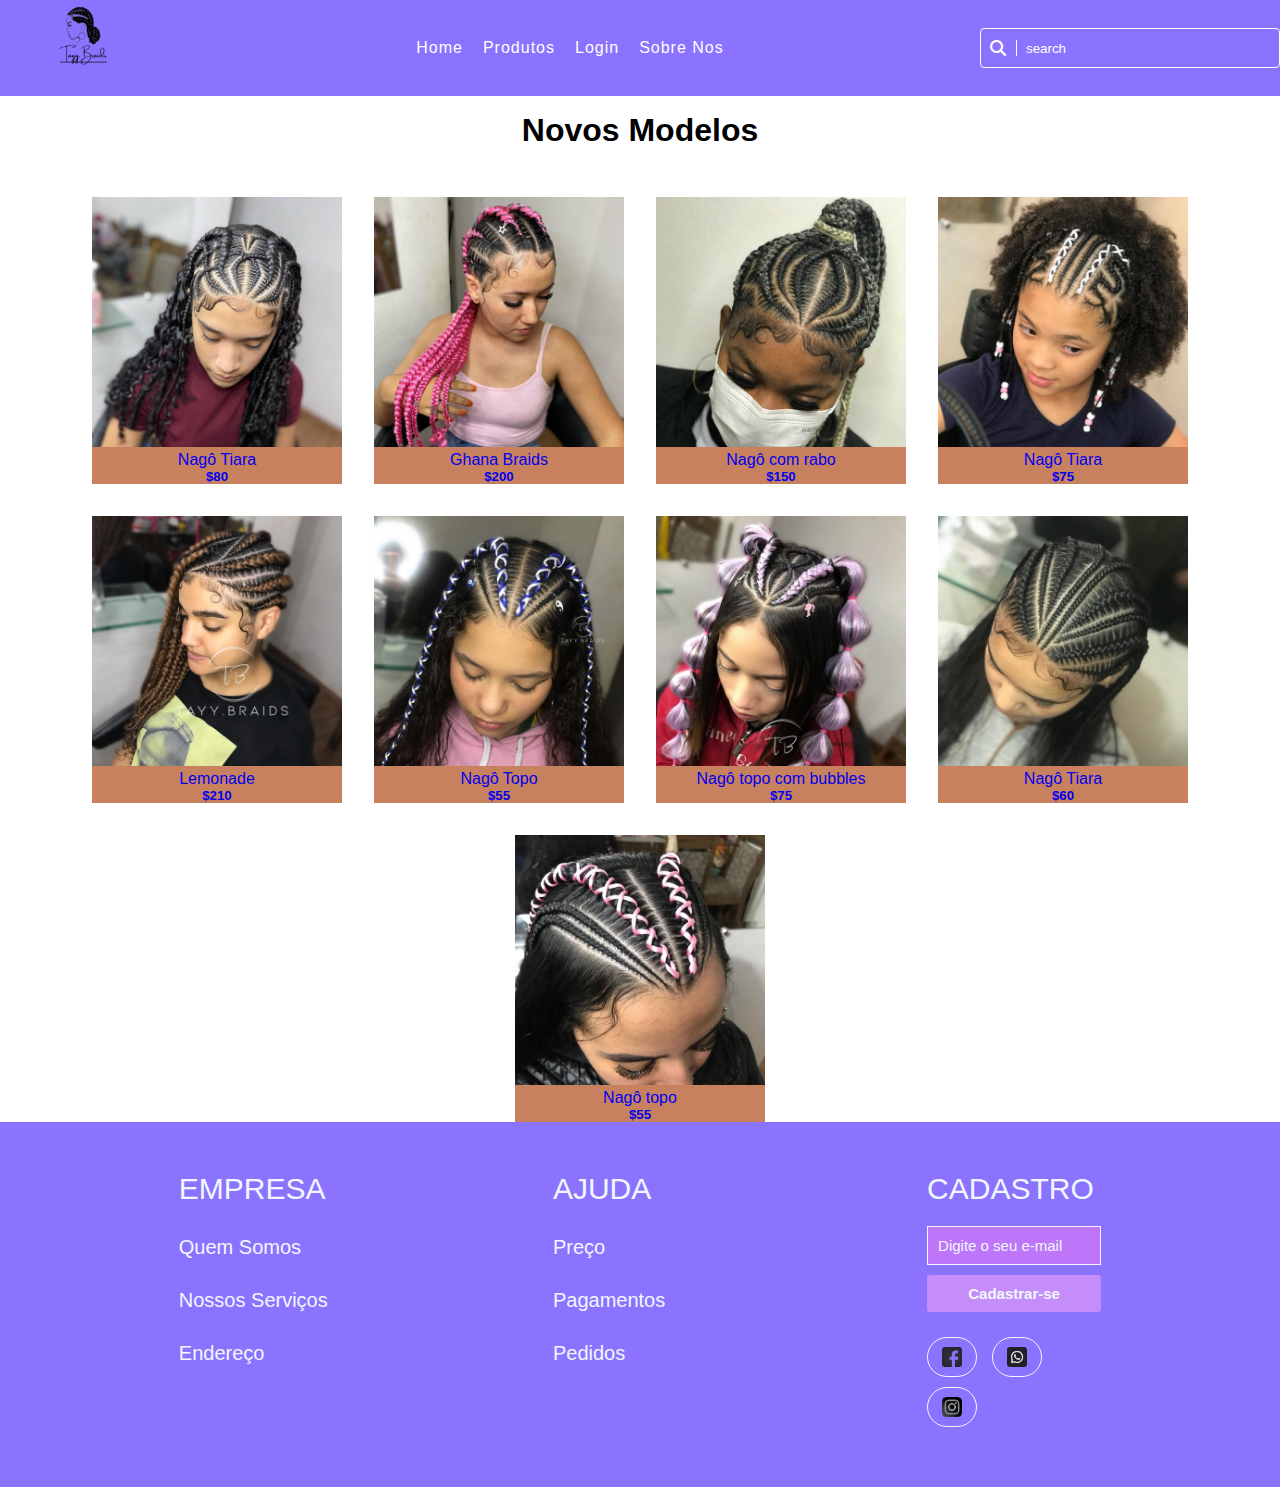
<file: Produtos.html>
<!DOCTYPE html>
<html lang="en">
<head>
    <meta charset="UTF-8">
    <meta http-equiv="X-UA-Compatible" content="IE=edge">
    <meta name="viewport" content="width=device-width, initial-scale=1.0">
    <link rel="stylesheet" href="Produtos.css">
    <link rel="stylesheet" href="fontawesome/css/all.min.css">
    <title>Document</title>
</head>
<body>
  <!--Cabeçario --> 
  <header>
    <a href="index.html" class="logo"><img src="img/logo 2.png" alt=""></a>
    <ul class="navegation">
    <li><a href="index.html">Home</a></li>
    <li><a href="Produtos.html">Produtos</a></li>
    <li><a href="LoginSite.html">Login</a></li>
    <li><a href="SobreTay.html">Sobre Nos</a></li>
    
    </ul>
     <div class="search">
        <input type="text" placeholder="search">
        <i class="fa fa-search" aria-hidden="true"></i>
    </div>
</header>

<!--Produtos-->
    <section>
        <h1>Novos Modelos</h1>
        <div class="Container-roupas">
            <div class="roupa">
                <a href="PaginaCompraPrimeiro.html">
                 <img src="img/nago1.jpg" alt="">
                <p>Nagô Tiara</p>
                <h5>$80</h5>
                <ion-icon name="cart-outline"></ion-icon>
            </a>
            </div>


           <div class="roupa">
            <a href="PaginaCompraSegundo.html">
            <img src="img/GHANA BRAIDS 1.jpg" alt="">
           <p>Ghana Braids</p>
           <h5>$200</h5>
           <span><ion-icon name="cart-outline"></ion-icon></span>
        </a>
       </div>


           <div class="roupa">
            <a href="CompraProdutosTerceiro.html">
            <img src="img/NAGÔ COM RABO 1.jpg" alt="">
           <p>Nagô com rabo</p>
           <h5>$150</h5>
           <span><ion-icon name="cart-outline"></ion-icon></span>
           </a>
       </div>

           <div class="roupa">
            <a href="CompraProdutosQuarto.html">
            <img src="img/NAGÔ TIARA 1.jpg" alt="">
           <p>Nagô Tiara</p>
           <h5>$75</h5>
           <span><ion-icon name="cart-outline"></ion-icon></span>
        </a>
       </div>
       

       <div class="roupa">
        <a href="CompraProdutosQuinto.html">
        <img src="img/LEMONADE 1.jpg" alt="">
       <p>Lemonade</p>
       <h5>$210</h5>
       <ion-icon name="cart-outline"></ion-icon>
    </a>
    </div>

       <div class="roupa">
        <a href="CompraProdutosSexto.html">
        <img src="img/NAGÔ TOPO 1.jpg" alt="">
       <p>Nagô Topo</p>
       <h5>$55</h5>
       <ion-icon name="cart-outline"></ion-icon>
       </a>
    </div>
       <div class="roupa">
        <a href="CompraProdutosSetimo.html">
        <img src="img/NAGÔ BUBBLES PERFEITA 1.jpg" alt="">
       <p>Nagô topo com bubbles</p>
       <h5>$75</h5>
       <ion-icon name="cart-outline"></ion-icon>
    </a>
    </div>

      
   <div class="roupa">
    <a href="CompraProdutosOitavo.html">
     <img src="img/Tiara 1.jpg" alt="">
    <p>Nagô Tiara</p>
    <h5>$60</h5><ion-icon name="cart-outline"></ion-icon>
</a>
  </div>

  <div class="roupa">
    <a href="CompraProdutosNono.html">
    <img src="img/Fita 1.jpg" alt="">
   <p>Nagô topo</p>
   <h5>$55</h5>
   <ion-icon name="cart-outline"></ion-icon>
</a>
</div>
 </div><!--container-roupas-->
    </section>
     <!--Footer-->
     <footer>
        <div class="container-footer">
            <div class="row-footer">
                <div class="footer-col">
                    <h4>Empresa</h4>
                    <ul>
                        <li><a href="SobreTay.html">Quem somos</a></li>
                        <li><a href="">Nossos serviços</a></li>
                        <li><a href="">Endereço</a></li>
                    </ul>
                </div>
                <div class="footer-col">
                    <h4>Ajuda</h4>
                    <ul>
                        <li><a href="Produtos.html">Preço</a></li>
                        <li><a href="">Pagamentos</a></li>
                        <li><a href="Produtos.html">Pedidos</a></li>
                    </ul>
                </div>
                <div class="footer-col">
                    <h4>Cadastro</h4>
                    <div class="form-sub">
                        <form>
                            <input type="email" placeholder="Digite o seu e-mail" required>
                            <button>Cadastrar-se</button>
                        </form>
                    </div>
                    <div class="redes-sociais">
                        <a href="img/https://web.facebook.com/campaign/landing.php?&campaign_id=1661784632&extra_1=s%7Cc%7C320269324047%7Ce%7Cfacebook%7C&placement&creative=320269324047&keyword=facebook&partner_id=googlesem&extra_2=campaignid%3D1661784632%26adgroupid%3D63686352403%26matchtype%3De%26network%3Dg%26source%3Dnotmobile%26search_or_content%3Ds%26device%3Dc%26devicemodel%3D%26adposition%3D%26target%3D%26targetid%3Dkwd-541132862%26loc_physical_ms%3D1001773%26loc_interest_ms%3D%26feeditemid%3D%26param1%3D%26param2%3D&gclid=EAIaIQobChMIs4-T9MTC-wIVFEFIAB1C-gVgEAAYASAAEgI8AfD_BwE&_rdc=1&_rdr"><img src="img/facebook - Editado - Editado.png" class="face"></a>
                        <a href="img/https://www.whatsapp.com/?lang=pt_br"><img src="img/whatsapp - Editado.png" class="whats"></a>
                        <a href="img/https://www.instagram.com/sem/campaign/emailsignup/?campaign_id=13534421690&extra_1=s|c|547348930993|e|instagram%20%27|&placement=&creative=547348930993&keyword=instagram%20%27&partner_id=googlesem&extra_2=campaignid%3D13534421690%26adgroupid%3D126262409974%26matchtype%3De%26network%3Dg%26source%3Dnotmobile%26search_or_content%3Ds%26device%3Dc%26devicemodel%3D%26adposition%3D%26target%3D%26targetid%3Dkwd-1321618851291%26loc_physical_ms%3D1001773%26loc_interest_ms%3D%26feeditemid%3D%26param1%3D%26param2%3D&gclid=EAIaIQobChMIrcHIqcXC-wIV6ylMCh3cAgJGEAAYASAAEgJC4fD_BwE"><img src="img/instagram - Editado.png" class="insta"></a>
                    </div>
                </div>
            </div>
        </div>
    </footer>
</body>
</html>
</file>
<file: PaginaInicial.css>
*{
    margin: 0;
    padding: 0;
    box-sizing: border-box;
    font-family: 'Poppins', sans-serif;
}

body{
  width: 100%;
}


/* Cabeçario */

header{
    position: absolute;
    top: 0;
    left: 0;
    display: flex;
    width: 100%;
    justify-content: space-between;
    align-items: center;
    padding: 15 100px;
    z-index: 10;
    background: #8B73ff;

}

header .logo{
    position: relative;
    font-size: 1.5em;
    color: #fff;
    text-decoration: none;
    font-weight: 600;

}

header .logo img{
    position: relative;
    width: 100%;
    height: 10vh;
}



header .navegation{
    display: flex;
    justify-content: center;
    flex-wrap: wrap;
    margin: 10px 0;
}

header .navegation li{
    list-style: none;
    margin: 0 10px;
}

header .navegation li a{
    color: #fff;
    text-decoration: none;
    font-weight: 500;
    letter-spacing: 1px;
}

header .navegation li a:hover{
    color: #ffeb3b;
    
}

header .search{
    position: relative;
    width: 300px;
    height: 40px;
}

header .search input{
position: absolute;
top: 0;
left: 0;
width: 100%;
height: 100%;
color: #fff;
background: transparent;
outline: none;
border: 1px solid #fff;
border-radius: 4px;
padding: 0 10px 0 45px;
}

header .search input::placeholder{
    color: #fff;
}

header .search .fa-search{
    position: absolute;
    top: 50%;
    transform: translateY(-50%);
    left: 10px;
    color: #fff;
    border-right: 1px solid #fff;
    padding-right: 10px;
}

@media (max-width: 991px){
    header{
        padding: 10px 20px;
        flex-direction: column;
    }
}

#navbar{
    display: flex;
    align-items: center;
    justify-content: center;
}

#navbar li{
    list-style: none;
    padding: 0 20px;
    position: relative;
}

#navbar li a{
    text-decoration: none;
    font-size: 16px;
    font-weight: 600;
    color: #1a1a1a ;
    transition: 0.3 ease;
}

@import url('https://fonts.googleapis.com/css2?family=Noto+Sans:ital,wght@0,400;0,700;1,400&display=swap');

/* Carrossel */

.containerproje{
    position: relative;
}

.containerproje .slide-container .slide{
    min-height: 100vh;
    display: flex;
    align-items: center;
    flex-wrap: wrap;
    gap: 15px;
    padding: 20px 9%;
    padding-bottom: 70px;
}

.containerproje .slide-container .slide .contentproje{
    flex: 1 1 350px;
    animation: slideContent .4s linear .4s backwards;
}

@keyframes slideContent{0%
{
    opacity: 0;
    transform: translateX(-50px);
}
}


.containerproje .slide-container .slide .contentproje h3{
    font-size: 35px;
    color: #f4a6fe;
    font-family: 'Noto Sans', sans-serif;
}

.containerproje .slide-container .slide .contentproje p{
    font-size: 16px;
    color: black;
    font-family: 'Noto Sans', sans-serif;
    width: 40%;
    height: 10%;

}

.containerproje .slide-container .slide .contentproje .bntproj{
    margin-top: 10px;
    display: inline-block;
    background: #8B73ff;
    color: #ffffff;
    font-size: 17px;
    padding: 9px 40px;
    border-radius: 5px;
    border: 2px solid #8932c3;
    font-family: 'Noto Sans', sans-serif;
    text-decoration: none;
}

.containerproje .slide-container .slide .contentproje .bntproj:hover{
    background: #a355d7;
    border: 2px solid #a355d7;
    color: #ffffff;
}

.containerproje .slide-container{
    display: none;
}

.containerproje .slide-container.active{
    display: block;
}

.containerproje .slide-container:nth-child(1) .slide{
    background: url(img/DEscubra\ nossa\ historia.jpeg) center center no-repeat ;
    background-size:cover;
    background-repeat: no-repeat;
    width: 100vw;
    height: 100vh;
}

.containerproje .slide-container:nth-child(2) .slide{
    background: url(img/WhatsApp\ Image\ 2022-11-10\ at\ 19.28.43.jpeg);
    background-size:cover;
    background-repeat: no-repeat;
    width: 100vw;
    height: 100vh;
}

.containerproje .slide-container:nth-child(3) .slide{
    background: url(img/Anuncio\ Curso.jpeg);
    background-size:cover;
    background-repeat: no-repeat;
    width: 100vw;
    height: 100vh;
}

.containerproje #prev, 
.containerproje #next {
    position: absolute;
    top:50%;
    transform: translateY(-50%);
    color: #ffffff;
    background: #8B73ff;
    height: 50px;
    width: 50px;
    line-height: 50px;
    font-size: 25px;
    text-align: center;
    cursor: pointer;
    font-weight: bolder;
    border-radius: 50px;
}

.containerproje #prev:hover, 
.containerproje #next:hover{
    background: #ee7bd3;
}
.containerproje #prev{
    left: 20px;
}

.containerproje #next{
    right: 20px;
}



@media(max-width: 500px){
    .containerproje #prev{
        left: 0px;
        top: 60%;
    }

    .containerproje #next{
        right: 0px;
        top: 60%;
    }

    .containerproje .slide-container:nth-child(1) .slide{
        background: url(img/WhatsApp\ Image\ 2022-11-10\ at\ 19.28.43.jpeg) center center no-repeat ;

    }
    .containerproje .slide-container:nth-child(2) .slide{
        background: url(img/WhatsApp\ Image\ 2022-11-10\ at\ 19.28.43.jpeg) center center no-repeat ;

    }
    .containerproje .slide-container:nth-child(3) .slide{
        background: url(img/WhatsApp\ Image\ 2022-11-10\ at\ 19.28.43.jpeg) center center no-repeat ;

    }
    .containerproje .slide-container .slide .contentproje p{
        font-size: 16px;
        color: #ffffff;
        font-family: 'Noto Sans', sans-serif;
        width: 70%;
        height: 10%;
    
    }
}


/* Produtos */


#product1{
    align-items: center;
}

#product1 h2{
    font-size: 25px;
    text-align: center;
}

#product1 p{
    font-size: 15px;
    text-align: center;
}


#product1 .pro-container{
    display: flex;
    justify-content: space-around;
    padding-top: 20px;
    flex-wrap:wrap ;
}


#product1 .pro{
width: 23%;
min-width: 250px;
padding: 10px 12px;
border: 1px solid #cce7d0;
border-radius: 25px;
cursor: pointer;
box-shadow: 20px 20px 30px rgba(0, 0, 0, 0.02);
margin: 15px 0;
transition: 0.2s ease;
position: relative;
}

#product1 .pro:hover{
    box-shadow: 20px 20px 30px rgba(0, 0, 0, 0.06);
}

#product1 .pro img{
    width: 100%;
    border-radius: 20px;
}

#product1 .pro .des{
    text-align: start;
    padding: 10px 0;
}

#product1 .pro .des span{
    color: #606063;
    font-size: 12px;
}

#product1 .pro .des h5{
    padding-top: 7px;
    color: #1a1a1a;
    font-size: 14px;
}

#product1 .pro .des i{
    font-size: 12px;
    color: rgb(243, 181, 25);
}

#product1 .pro .des h4{
    padding-top: 7px;
    font-size: 15px;
    font-weight: 700;
    color: #088178;
}

#product1 .pro .cart{
    width: 40px;
    height: 40px;
    line-height: 40px;
    border-radius: 50px;
    background-color: #e8f6ea;
    font-weight: 500;
    color: #088178;
    border: 1px solid #cee7d0;
    position: absolute;
    bottom: 20px;
    right: 10px;
}

.VerMais{

    margin-top: 10px;
    display: inline-block;
    background: #8B73ff;
    color: #fff;
    font-size: 10px;
    padding: 9px 40px;
    border-radius: 5px;
    border: 2px solid #8B73ff;
    font-family: 'Noto Sans', sans-serif;
    text-decoration: none;
    
}

/*Anucio curso*/

.anuncioCurso img{
    width:100%;
}


/* Caixa de texto*/
.relacionado{
   width: 15vh;
}

.relacionado{
    background-color: #1a1a1a;
}

/* Bannner link sobre */
.descubra img{
 width: 50%;
}

/* Produtos parte de baixo*/

.produtosdown{
    width: 100%;
    display: flex;
    justify-content: space-around;
    align-items: center;
    margin: 0 auto;
  }
  
  .border{
    height: 369px;
    width: 290px;
    background: transparent;
    border-radius: 10px;
    transition: border 1s;
    position: relative;
  }
  
  .border:hover{
    border: 1px solid #fff;
  }
  
  .card{
    height: 379px;
    width: 300px;
    background: #808080;
    border-radius: 10px;
    transition: background 0.8s;
    overflow: hidden;
    background: #000;
    box-shadow: 0 70px 63px -60px #000;
    display: flex;
    justify-content: center;
    align-items: center;
    position: relative;
    cursor: pointer;
  }
  
  .card0{
    background: url(img/trancas-jumbo.webp) center center no-repeat;
    background-size: 300px;
  }
  
  .card0:hover{
    background: url(img/trancas-jumbo.webp) left center no-repeat;
    background-size: 600px;
  }
  
  .card0:hover h2{
    opacity: 1;
  }
  
  .card0:hover .g{
    opacity: 1;
  }
  
  .card1{
    background: url(img/WhatsApp\ Image\ 2022-11-12\ at\ 23.23.03.jpeg) center center no-repeat;
    background-size: 300px;
  }
  
  .card1:hover{
    background: url(img/WhatsApp\ Image\ 2022-11-12\ at\ 23.23.03.jpeg) right center no-repeat;
    background-size: 600px;
  }
  
  .card1:hover h2{
    opacity: 1;
  }
  
  .card1:hover .g{
    opacity: 1;
  }
  
  .card2{
    background: url(img/loira-box-braids-olook.jpg) center center no-repeat;
    background-size: 300px;
  }
  
  .card2:hover{
    background: url(img/loira-box-braids-olook.jpg) left center no-repeat;
    background-size: 600px;
  }
  
  .card2:hover h2{
    opacity: 1;
  }
  
  .card2:hover .g{
    opacity: 1;
  }
  
  .produtosdown h2{
    color: #fff;
    margin-left: 20px;
    opacity: 0;
    transition: opacity 1s;
  }
  
  .g{
    opacity: 0;
    transition: opacity 1s;
  
  }
  
  .texto{
    position: absolute;
    margin-left: 10px;
    color: #fff;
    height: 130px;
    top: 226px;
    display: flex;
    flex-direction: column;
    align-items: center;
    justify-content: space-around;
  }

  @media (max-width: 991px){
    .produtosdown{
        padding: 10px 20px;
        flex-direction: column;
    }
}

/* Teste Texto */


  /* Mini Anuncio*/

  .minianucio img{
    width:100%;
}


  @media(max-width: 500px){
    .minianucio{
        left: 0px;
        top: 60%;
    }
  }



  /* Footer */
  .whats{
    width: 20px;
    cursor: pointer;
}
.insta{
    width: 20px;   
    cursor: pointer; 
}
.face{
    width: 20px;
    cursor: pointer;
}

@import url('https://fonts.googleapis.com/css2?family=Poppins:wght@300;400;500;600&display=swap');

*{
    font-family: 'Poppins', sans-serif;
    margin: 0;
    padding: 0;
    box-sizing: border-box;
    
}

footer{
    padding: 50px 30px ;
    background: #8B73ff;
    margin-top: 0;
}

.container-footer{
    max-width: 1600px;
    padding: 0 4%;
    margin: auto;
}

.row-footer{
    display: flex;
    flex-wrap: wrap;
}

.footer-col{
    width: 33.333%;
    padding: 0 100px;
}

.footer-col h4{
    font-size: 30px;
    color: aliceblue;
    margin-bottom: 20px;
    font-weight: 500;
    position: relative;
    text-transform: uppercase;
    margin-top: 0px;
   
}

.footer-col ul{
    list-style: none;
}

.footer-col ul li{
    margin: 10px 0;
}

.footer-col ul li a{
    font-size: 20px;
    text-transform: capitalize;
    color: aliceblue;
    text-decoration: none;
    font-weight: 300;
    display:block;
    transition: all 0.6s ease;
    margin-top: 30px;
}

.footer-col ul li a:hover{
    color: rgb(69, 7, 128);
    padding-left: 10px;
}

.footer-col .redes-sociais{
    margin-top: 25px;
}

.footer-col .redes-sociais a{
    display: inline-flex;
    align-items: center;
    justify-content: center;
    height: 40px;
    width: 50px;
    margin: 0 10px 10px 0;
    text-decoration: none;
    border-radius: 50px;
    color:aliceblue;
    border: 1px solid;
    transition: all 0.5s ease ;
}

.footer-col .redes-sociais a img{
    font-size: 20px;

}

.footer-col .redes-sociais a:hover{
    color: rgb(210, 169, 248);
    background-color: aliceblue;
}

.footer-col .form-sub input{
    width: 100%;
    padding: 10px;
    font-size: 15px;
    outline: none;
    border: 1px solid aliceblue;
    color: aliceblue;
    background-color: rgb(190, 117, 250);
}

.footer-col .form-sub input::placeholder{
    color: aliceblue;
}

.footer-col .form-sub button{
    width: 100%;
    margin-top: 10px;
    padding: 10px;
    font-size: 15px;
    outline: none;
    border: none;
    cursor:pointer;
    color: aliceblue;
    border-radius: 3px;
    font-weight: bold;
    background-color: rgb(197, 141, 250);
}

/*Forma responsiva*/

@media (max-width:800px) {
    .footer-col{
        width: 50%;
        margin-bottom: 30px;
    }

 @media (max-width:600px) {
    .footer-col{
        width: 100%;
        margin-bottom: 60px;
        }
    }    
}
</file>
<file: CompraProdutosNono.css>
*{
    margin: 0;
    padding: 0;
    box-sizing: border-box;
    font-family: 'Open Sans', sans-serif;
    text-decoration: none;
    list-style: none;
    
}

/* Cabeçario */

header{
    position: absolute;
    top: 0;
    left: 0;
    display: flex;
    width: 100%;
    justify-content: space-between;
    align-items: center;
    padding: 15 100px;
    z-index: 10;
    background: #8B73ff;

}

header .logo{
    position: relative;
    font-size: 1.5em;
    color: #fff;
    text-decoration: none;
    font-weight: 600;

}

header .logo img{
    position: relative;
    width: 100%;
    height: 10vh;
}



header .navegation{
    display: flex;
    justify-content: center;
    flex-wrap: wrap;
    margin: 10px 0;
}

header .navegation li{
    list-style: none;
    margin: 0 10px;
}

header .navegation li a{
    color: #fff;
    text-decoration: none;
    font-weight: 500;
    letter-spacing: 1px;
}

header .navegation li a:hover{
    color: #ffeb3b;
    
}

header .search{
    position: relative;
    width: 300px;
    height: 40px;
}

header .search input{
position: absolute;
top: 0;
left: 0;
width: 100%;
height: 100%;
color: #fff;
background: transparent;
outline: none;
border: 1px solid #fff;
border-radius: 4px;
padding: 0 10px 0 45px;
}

header .search input::placeholder{
    color: #fff;
}

header .search .fa-search{
    position: absolute;
    top: 50%;
    transform: translateY(-50%);
    left: 10px;
    color: #fff;
    border-right: 1px solid #fff;
    padding-right: 10px;
}

@media (max-width: 991px){
    header{
        padding: 10px 20px;
        flex-direction: column;
    }
}

#navbar{
    display: flex;
    align-items: center;
    justify-content: center;
}

#navbar li{
    list-style: none;
    padding: 0 20px;
    position: relative;
}

#navbar li a{
    text-decoration: none;
    font-size: 16px;
    font-weight: 600;
    color: #1a1a1a ;
    transition: 0.3 ease;
}

@import url('https://fonts.googleapis.com/css2?family=Noto+Sans:ital,wght@0,400;0,700;1,400&display=swap');

/*Produtos*/

.container{
    display: flex;
    justify-content:center;
    align-items: center;
    width: 100%;
    height: calc(100vh - 85px);
    gap: 100px;
}

.left-side{
    display: flex;
    flex-direction: column;
    width: 100%;
}

.items{
   align-self: flex-end; 
}

.select-image{
    max-width: 400px;
   
}

.select-image img{
   width: 100%;
   border-radius: 10px ;
}

.thumbnails{
    display: flex;
    justify-content: space-around;
    max-width: 400px;
    gap: 10px;
}

.thumbnail img{
 width: 100%;
 border-radius: 10px;
}

.right-side{
 width: 100%;
}

.content{
    max-width: 400px;
    display: flex;
    flex-direction: column;
    gap: 20px; 
}

.right-side h6{
    color: hsl(26, 100%, 55%);
}

.right-side p{
   color: hsl(219, 0%, 45%);
    font-size: 14px;
}

.prices{
  display: flex;
  flex-direction: column;
}
.price{
    font-size: 16px;
    font-weight: 700;
}

.off{
    font-size: 12px;
    color: #ccc;
}

.options{
    display: flex;
    gap: 20px;
}
.amount{
    display: flex;
    align-items: center;
    gap: 30px;
    background-color: hsl(233,64%,98% );
    padding: 10px 20px;
    width: fit-content;
    border-radius: 10px;
}

.amount span{
    font-weight: 700;
    font-size: 12px;
    
}

.minus, .plus{
    cursor: pointer;
}

.button{
    display: inline-block;
    text-decoration: none;
    color: #fff;
    background-color: hsl(26, 100%, 55%);
    padding: 20px 35px;
    border-radius: 10px;
    display: flex;
    align-items: center;
    width: fit-content;
    gap: 5px;
    font-size: 12px;
    font-weight: 700;
}

.button i{

}

/* Footer */
.whats{
    width: 20px;
    cursor: pointer;
}
.insta{
    width: 20px;   
    cursor: pointer; 
}
.face{
    width: 20px;
    cursor: pointer;
}

@import url('https://fonts.googleapis.com/css2?family=Poppins:wght@300;400;500;600&display=swap');

*{
    font-family: 'Poppins', sans-serif;
    margin: 0;
    padding: 0;
    box-sizing: border-box;
    
}

footer{
    padding: 50px 30px ;
    background: rgba(131,25,217,1);
    margin-top: 0;
}

.container-footer{
    max-width: 1600px;
    padding: 0 4%;
    margin: auto;
}

.row-footer{
    display: flex;
    flex-wrap: wrap;
}

.footer-col{
    width: 33.333%;
    padding: 0 100px;
}

.footer-col h4{
    font-size: 30px;
    color: aliceblue;
    margin-bottom: 20px;
    font-weight: 500;
    position: relative;
    text-transform: uppercase;
    margin-top: 0px;
   
}

.footer-col ul{
    list-style: none;
}

.footer-col ul li{
    margin: 10px 0;
}

.footer-col ul li a{
    font-size: 20px;
    text-transform: capitalize;
    color: aliceblue;
    text-decoration: none;
    font-weight: 300;
    display:block;
    transition: all 0.6s ease;
    margin-top: 30px;
}

.footer-col ul li a:hover{
    color: rgb(69, 7, 128);
    padding-left: 10px;
}

.footer-col .redes-sociais{
    margin-top: 25px;
}

.footer-col .redes-sociais a{
    display: inline-flex;
    align-items: center;
    justify-content: center;
    height: 40px;
    width: 50px;
    margin: 0 10px 10px 0;
    text-decoration: none;
    border-radius: 50px;
    color:aliceblue;
    border: 1px solid;
    transition: all 0.5s ease ;
}

.footer-col .redes-sociais a img{
    font-size: 20px;

}

.footer-col .redes-sociais a:hover{
    color: rgb(210, 169, 248);
    background-color: aliceblue;
}

.footer-col .form-sub input{
    width: 100%;
    padding: 10px;
    font-size: 15px;
    outline: none;
    border: 1px solid aliceblue;
    color: aliceblue;
    background-color: rgb(190, 117, 250);
}

.footer-col .form-sub input::placeholder{
    color: aliceblue;
}

.footer-col .form-sub button{
    width: 100%;
    margin-top: 10px;
    padding: 10px;
    font-size: 15px;
    outline: none;
    border: none;
    cursor:pointer;
    color: aliceblue;
    border-radius: 3px;
    font-weight: bold;
    background-color: rgb(197, 141, 250);
}

/*Forma responsiva*/

@media (max-width:800px) {
    .footer-col{
        width: 50%;
        margin-bottom: 30px;
    }

 @media (max-width:600px) {
    .footer-col{
        width: 100%;
        margin-bottom: 60px;
        }
    }    
}
</file>
<file: CompraProdutosOitavo.css>
*{
    margin: 0;
    padding: 0;
    box-sizing: border-box;
    font-family: 'Open Sans', sans-serif;
    text-decoration: none;
    list-style: none;
    
}

/* Cabeçario */

header{
    position: absolute;
    top: 0;
    left: 0;
    display: flex;
    width: 100%;
    justify-content: space-between;
    align-items: center;
    padding: 15 100px;
    z-index: 10;
    background: #8B73ff;

}

header .logo{
    position: relative;
    font-size: 1.5em;
    color: #fff;
    text-decoration: none;
    font-weight: 600;

}

header .logo img{
    position: relative;
    width: 100%;
    height: 10vh;
}



header .navegation{
    display: flex;
    justify-content: center;
    flex-wrap: wrap;
    margin: 10px 0;
}

header .navegation li{
    list-style: none;
    margin: 0 10px;
}

header .navegation li a{
    color: #fff;
    text-decoration: none;
    font-weight: 500;
    letter-spacing: 1px;
}

header .navegation li a:hover{
    color: #ffeb3b;
    
}

header .search{
    position: relative;
    width: 300px;
    height: 40px;
}

header .search input{
position: absolute;
top: 0;
left: 0;
width: 100%;
height: 100%;
color: #fff;
background: transparent;
outline: none;
border: 1px solid #fff;
border-radius: 4px;
padding: 0 10px 0 45px;
}

header .search input::placeholder{
    color: #fff;
}

header .search .fa-search{
    position: absolute;
    top: 50%;
    transform: translateY(-50%);
    left: 10px;
    color: #fff;
    border-right: 1px solid #fff;
    padding-right: 10px;
}

@media (max-width: 991px){
    header{
        padding: 10px 20px;
        flex-direction: column;
    }
}

#navbar{
    display: flex;
    align-items: center;
    justify-content: center;
}

#navbar li{
    list-style: none;
    padding: 0 20px;
    position: relative;
}

#navbar li a{
    text-decoration: none;
    font-size: 16px;
    font-weight: 600;
    color: #1a1a1a ;
    transition: 0.3 ease;
}

@import url('https://fonts.googleapis.com/css2?family=Noto+Sans:ital,wght@0,400;0,700;1,400&display=swap');

/*Produtos*/

.container{
    display: flex;
    justify-content:center;
    align-items: center;
    width: 100%;
    height: calc(100vh - 85px);
    gap: 100px;
}

.left-side{
    display: flex;
    flex-direction: column;
    width: 100%;
}

.items{
   align-self: flex-end; 
}

.select-image{
    max-width: 400px;
   
}

.select-image img{
   width: 100%;
   border-radius: 10px ;
}

.thumbnails{
    display: flex;
    justify-content: space-around;
    max-width: 400px;
    gap: 10px;
}

.thumbnail img{
 width: 100%;
 border-radius: 10px;
}

.right-side{
 width: 100%;
}

.content{
    max-width: 400px;
    display: flex;
    flex-direction: column;
    gap: 20px; 
}

.right-side h6{
    color: hsl(26, 100%, 55%);
}

.right-side p{
   color: hsl(219, 0%, 45%);
    font-size: 14px;
}

.prices{
  display: flex;
  flex-direction: column;
}
.price{
    font-size: 16px;
    font-weight: 700;
}

.off{
    font-size: 12px;
    color: #ccc;
}

.options{
    display: flex;
    gap: 20px;
}
.amount{
    display: flex;
    align-items: center;
    gap: 30px;
    background-color: hsl(233,64%,98% );
    padding: 10px 20px;
    width: fit-content;
    border-radius: 10px;
}

.amount span{
    font-weight: 700;
    font-size: 12px;
    
}

.minus, .plus{
    cursor: pointer;
}

.button{
    display: inline-block;
    text-decoration: none;
    color: #fff;
    background-color: hsl(26, 100%, 55%);
    padding: 20px 35px;
    border-radius: 10px;
    display: flex;
    align-items: center;
    width: fit-content;
    gap: 5px;
    font-size: 12px;
    font-weight: 700;
}

.button i{

}

/* Footer */
.whats{
    width: 20px;
    cursor: pointer;
}
.insta{
    width: 20px;   
    cursor: pointer; 
}
.face{
    width: 20px;
    cursor: pointer;
}

@import url('https://fonts.googleapis.com/css2?family=Poppins:wght@300;400;500;600&display=swap');

*{
    font-family: 'Poppins', sans-serif;
    margin: 0;
    padding: 0;
    box-sizing: border-box;
    
}

footer{
    padding: 50px 30px ;
    background: #8B73ff;
    margin-top: 0;
}

.container-footer{
    max-width: 1600px;
    padding: 0 4%;
    margin: auto;
}

.row-footer{
    display: flex;
    flex-wrap: wrap;
}

.footer-col{
    width: 33.333%;
    padding: 0 100px;
}

.footer-col h4{
    font-size: 30px;
    color: aliceblue;
    margin-bottom: 20px;
    font-weight: 500;
    position: relative;
    text-transform: uppercase;
    margin-top: 0px;
   
}

.footer-col ul{
    list-style: none;
}

.footer-col ul li{
    margin: 10px 0;
}

.footer-col ul li a{
    font-size: 20px;
    text-transform: capitalize;
    color: aliceblue;
    text-decoration: none;
    font-weight: 300;
    display:block;
    transition: all 0.6s ease;
    margin-top: 30px;
}

.footer-col ul li a:hover{
    color: rgb(69, 7, 128);
    padding-left: 10px;
}

.footer-col .redes-sociais{
    margin-top: 25px;
}

.footer-col .redes-sociais a{
    display: inline-flex;
    align-items: center;
    justify-content: center;
    height: 40px;
    width: 50px;
    margin: 0 10px 10px 0;
    text-decoration: none;
    border-radius: 50px;
    color:aliceblue;
    border: 1px solid;
    transition: all 0.5s ease ;
}

.footer-col .redes-sociais a img{
    font-size: 20px;

}

.footer-col .redes-sociais a:hover{
    color: rgb(210, 169, 248);
    background-color: aliceblue;
}

.footer-col .form-sub input{
    width: 100%;
    padding: 10px;
    font-size: 15px;
    outline: none;
    border: 1px solid aliceblue;
    color: aliceblue;
    background-color: rgb(190, 117, 250);
}

.footer-col .form-sub input::placeholder{
    color: aliceblue;
}

.footer-col .form-sub button{
    width: 100%;
    margin-top: 10px;
    padding: 10px;
    font-size: 15px;
    outline: none;
    border: none;
    cursor:pointer;
    color: aliceblue;
    border-radius: 3px;
    font-weight: bold;
    background-color: rgb(197, 141, 250);
}

/*Forma responsiva*/

@media (max-width:800px) {
    .footer-col{
        width: 50%;
        margin-bottom: 30px;
    }

 @media (max-width:600px) {
    .footer-col{
        width: 100%;
        margin-bottom: 60px;
        }
    }    
}
</file>
<file: CompraProdutosQuarto.css>
*{
    margin: 0;
    padding: 0;
    box-sizing: border-box;
    font-family: 'Open Sans', sans-serif;
    text-decoration: none;
    list-style: none;
    
}

header{
    position: fixed;
    top: 0;
    left: 0;
    display: flex;
    width: 100%;
    justify-content: space-between;
    align-items: center;
    padding: 15 100px;
    z-index: 10;
    background: #a355d7;

}

header .logo{
    position: relative;
    font-size: 1.5em;
    color: #fff;
    text-decoration: none;
    font-weight: 600;

}

header .logo img{
    position: relative;
    width: 100%;
    height: 10vh;
}



header .navegation{
    display: flex;
    justify-content: center;
    flex-wrap: wrap;
    margin: 10px 0;
}

header .navegation li{
    list-style: none;
    margin: 0 10px;
}

header .navegation li a{
    color: #fff;
    text-decoration: none;
    font-weight: 500;
    letter-spacing: 1px;
}

header .navegation li a:hover{
    color: #ffeb3b;
    
}

header .search{
    position: relative;
    width: 300px;
    height: 40px;
}

header .search input{
position: absolute;
top: 0;
left: 0;
width: 100%;
height: 100%;
color: #fff;
background: transparent;
outline: none;
border: 1px solid #fff;
border-radius: 4px;
padding: 0 10px 0 45px;
}

header .search input::placeholder{
    color: #fff;
}

header .search .fa-search{
    position: absolute;
    top: 50%;
    transform: translateY(-50%);
    left: 10px;
    color: #fff;
    border-right: 1px solid #fff;
    padding-right: 10px;
}

@media (max-width: 991px){
    header{
        padding: 10px 20px;
        flex-direction: column;
    }
}

#navbar{
    display: flex;
    align-items: center;
    justify-content: center;
}

#navbar li{
    list-style: none;
    padding: 0 20px;
    position: relative;
}

#navbar li a{
    text-decoration: none;
    font-size: 16px;
    font-weight: 600;
    color: #1a1a1a ;
    transition: 0.3 ease;
}

@import url('https://fonts.googleapis.com/css2?family=Noto+Sans:ital,wght@0,400;0,700;1,400&display=swap');

/*Produtos*/

.container{
    display: flex;
    justify-content:center;
    align-items: center;
    width: 100%;
    height: calc(100vh - 85px);
    gap: 100px;
}

.left-side{
    display: flex;
    flex-direction: column;
    width: 100%;
}

.items{
   align-self: flex-end; 
}

.select-image{
    max-width: 400px;
   
}

.select-image img{
   width: 100%;
   border-radius: 10px ;
}

.thumbnails{
    display: flex;
    justify-content: space-around;
    max-width: 400px;
    gap: 10px;
}

.thumbnail img{
 width: 100%;
 border-radius: 10px;
}

.right-side{
 width: 100%;
}

.content{
    max-width: 400px;
    display: flex;
    flex-direction: column;
    gap: 20px; 
}

.right-side h6{
    color: hsl(26, 100%, 55%);
}

.right-side p{
   color: hsl(219, 0%, 45%);
    font-size: 14px;
}

.prices{
  display: flex;
  flex-direction: column;
}
.price{
    font-size: 16px;
    font-weight: 700;
}

.off{
    font-size: 12px;
    color: #ccc;
}

.options{
    display: flex;
    gap: 20px;
}
.amount{
    display: flex;
    align-items: center;
    gap: 30px;
    background-color: hsl(233,64%,98% );
    padding: 10px 20px;
    width: fit-content;
    border-radius: 10px;
}

.amount span{
    font-weight: 700;
    font-size: 12px;
    
}

.minus, .plus{
    cursor: pointer;
}

.button{
    display: inline-block;
    text-decoration: none;
    color: #fff;
    background-color: hsl(26, 100%, 55%);
    padding: 20px 35px;
    border-radius: 10px;
    display: flex;
    align-items: center;
    width: fit-content;
    gap: 5px;
    font-size: 12px;
    font-weight: 700;
}

.button i{

}

 /* Footer */
 .whats{
    width: 20px;
    cursor: pointer;
}
.insta{
    width: 20px;   
    cursor: pointer; 
}
.face{
    width: 20px;
    cursor: pointer;
}

@import url('https://fonts.googleapis.com/css2?family=Poppins:wght@300;400;500;600&display=swap');

*{
    font-family: 'Poppins', sans-serif;
    margin: 0;
    padding: 0;
    box-sizing: border-box;
    
}

footer{
    padding: 50px 30px ;
    background: #8B73ff;
    margin-top: 0;
}

.container-footer{
    max-width: 1600px;
    padding: 0 4%;
    margin: auto;
}

.row-footer{
    display: flex;
    flex-wrap: wrap;
}

.footer-col{
    width: 33.333%;
    padding: 0 100px;
}

.footer-col h4{
    font-size: 30px;
    color: aliceblue;
    margin-bottom: 20px;
    font-weight: 500;
    position: relative;
    text-transform: uppercase;
    margin-top: 0px;
   
}

.footer-col ul{
    list-style: none;
}

.footer-col ul li{
    margin: 10px 0;
}

.footer-col ul li a{
    font-size: 20px;
    text-transform: capitalize;
    color: aliceblue;
    text-decoration: none;
    font-weight: 300;
    display:block;
    transition: all 0.6s ease;
    margin-top: 30px;
}

.footer-col ul li a:hover{
    color: rgb(69, 7, 128);
    padding-left: 10px;
}

.footer-col .redes-sociais{
    margin-top: 25px;
}

.footer-col .redes-sociais a{
    display: inline-flex;
    align-items: center;
    justify-content: center;
    height: 40px;
    width: 50px;
    margin: 0 10px 10px 0;
    text-decoration: none;
    border-radius: 50px;
    color:aliceblue;
    border: 1px solid;
    transition: all 0.5s ease ;
}

.footer-col .redes-sociais a img{
    font-size: 20px;

}

.footer-col .redes-sociais a:hover{
    color: rgb(210, 169, 248);
    background-color: aliceblue;
}

.footer-col .form-sub input{
    width: 100%;
    padding: 10px;
    font-size: 15px;
    outline: none;
    border: 1px solid aliceblue;
    color: aliceblue;
    background-color: rgb(190, 117, 250);
}

.footer-col .form-sub input::placeholder{
    color: aliceblue;
}

.footer-col .form-sub button{
    width: 100%;
    margin-top: 10px;
    padding: 10px;
    font-size: 15px;
    outline: none;
    border: none;
    cursor:pointer;
    color: aliceblue;
    border-radius: 3px;
    font-weight: bold;
    background-color: rgb(197, 141, 250);
}

/*Forma responsiva*/

@media (max-width:800px) {
    .footer-col{
        width: 50%;
        margin-bottom: 30px;
    }

 @media (max-width:600px) {
    .footer-col{
        width: 100%;
        margin-bottom: 60px;
        }
    }    
}
</file>
<file: CompraProdutosQuinto.css>
*{
    margin: 0;
    padding: 0;
    box-sizing: border-box;
    font-family: 'Open Sans', sans-serif;
    text-decoration: none;
    list-style: none;
    
}

header{
    position: fixed;
    top: 0;
    left: 0;
    display: flex;
    width: 100%;
    justify-content: space-between;
    align-items: center;
    padding: 15 100px;
    z-index: 10;
    background: #a355d7;

}

header .logo{
    position: relative;
    font-size: 1.5em;
    color: #fff;
    text-decoration: none;
    font-weight: 600;

}

header .logo img{
    position: relative;
    width: 100%;
    height: 10vh;
}



header .navegation{
    display: flex;
    justify-content: center;
    flex-wrap: wrap;
    margin: 10px 0;
}

header .navegation li{
    list-style: none;
    margin: 0 10px;
}

header .navegation li a{
    color: #fff;
    text-decoration: none;
    font-weight: 500;
    letter-spacing: 1px;
}

header .navegation li a:hover{
    color: #ffeb3b;
    
}

header .search{
    position: relative;
    width: 300px;
    height: 40px;
}

header .search input{
position: absolute;
top: 0;
left: 0;
width: 100%;
height: 100%;
color: #fff;
background: transparent;
outline: none;
border: 1px solid #fff;
border-radius: 4px;
padding: 0 10px 0 45px;
}

header .search input::placeholder{
    color: #fff;
}

header .search .fa-search{
    position: absolute;
    top: 50%;
    transform: translateY(-50%);
    left: 10px;
    color: #fff;
    border-right: 1px solid #fff;
    padding-right: 10px;
}

@media (max-width: 991px){
    header{
        padding: 10px 20px;
        flex-direction: column;
    }
}

#navbar{
    display: flex;
    align-items: center;
    justify-content: center;
}

#navbar li{
    list-style: none;
    padding: 0 20px;
    position: relative;
}

#navbar li a{
    text-decoration: none;
    font-size: 16px;
    font-weight: 600;
    color: #1a1a1a ;
    transition: 0.3 ease;
}

@import url('https://fonts.googleapis.com/css2?family=Noto+Sans:ital,wght@0,400;0,700;1,400&display=swap');

/*Produtos*/

.container{
    display: flex;
    justify-content:center;
    align-items: center;
    width: 100%;
    height: calc(100vh - 85px);
    gap: 100px;
}

.left-side{
    display: flex;
    flex-direction: column;
    width: 100%;
}

.items{
   align-self: flex-end; 
}

.select-image{
    max-width: 400px;
   
}

.select-image img{
   width: 100%;
   border-radius: 10px ;
}

.thumbnails{
    display: flex;
    justify-content: space-around;
    max-width: 400px;
    gap: 10px;
}

.thumbnail img{
 width: 100%;
 border-radius: 10px;
}

.right-side{
 width: 100%;
}

.content{
    max-width: 400px;
    display: flex;
    flex-direction: column;
    gap: 20px; 
}

.right-side h6{
    color: hsl(26, 100%, 55%);
}

.right-side p{
   color: hsl(219, 0%, 45%);
    font-size: 14px;
}

.prices{
  display: flex;
  flex-direction: column;
}
.price{
    font-size: 16px;
    font-weight: 700;
}

.off{
    font-size: 12px;
    color: #ccc;
}

.options{
    display: flex;
    gap: 20px;
}
.amount{
    display: flex;
    align-items: center;
    gap: 30px;
    background-color: hsl(233,64%,98% );
    padding: 10px 20px;
    width: fit-content;
    border-radius: 10px;
}

.amount span{
    font-weight: 700;
    font-size: 12px;
    
}

.minus, .plus{
    cursor: pointer;
}

.button{
    display: inline-block;
    text-decoration: none;
    color: #fff;
    background-color: hsl(26, 100%, 55%);
    padding: 20px 35px;
    border-radius: 10px;
    display: flex;
    align-items: center;
    width: fit-content;
    gap: 5px;
    font-size: 12px;
    font-weight: 700;
}

.button i{

}

 /* Footer */
 .whats{
    width: 20px;
    cursor: pointer;
}
.insta{
    width: 20px;   
    cursor: pointer; 
}
.face{
    width: 20px;
    cursor: pointer;
}

@import url('https://fonts.googleapis.com/css2?family=Poppins:wght@300;400;500;600&display=swap');

*{
    font-family: 'Poppins', sans-serif;
    margin: 0;
    padding: 0;
    box-sizing: border-box;
    
}

footer{
    padding: 50px 30px ;
    background: #8B73ff;
    margin-top: 0;
}

.container-footer{
    max-width: 1600px;
    padding: 0 4%;
    margin: auto;
}

.row-footer{
    display: flex;
    flex-wrap: wrap;
}

.footer-col{
    width: 33.333%;
    padding: 0 100px;
}

.footer-col h4{
    font-size: 30px;
    color: aliceblue;
    margin-bottom: 20px;
    font-weight: 500;
    position: relative;
    text-transform: uppercase;
    margin-top: 0px;
   
}

.footer-col ul{
    list-style: none;
}

.footer-col ul li{
    margin: 10px 0;
}

.footer-col ul li a{
    font-size: 20px;
    text-transform: capitalize;
    color: aliceblue;
    text-decoration: none;
    font-weight: 300;
    display:block;
    transition: all 0.6s ease;
    margin-top: 30px;
}

.footer-col ul li a:hover{
    color: rgb(69, 7, 128);
    padding-left: 10px;
}

.footer-col .redes-sociais{
    margin-top: 25px;
}

.footer-col .redes-sociais a{
    display: inline-flex;
    align-items: center;
    justify-content: center;
    height: 40px;
    width: 50px;
    margin: 0 10px 10px 0;
    text-decoration: none;
    border-radius: 50px;
    color:aliceblue;
    border: 1px solid;
    transition: all 0.5s ease ;
}

.footer-col .redes-sociais a img{
    font-size: 20px;

}

.footer-col .redes-sociais a:hover{
    color: rgb(210, 169, 248);
    background-color: aliceblue;
}

.footer-col .form-sub input{
    width: 100%;
    padding: 10px;
    font-size: 15px;
    outline: none;
    border: 1px solid aliceblue;
    color: aliceblue;
    background-color: rgb(190, 117, 250);
}

.footer-col .form-sub input::placeholder{
    color: aliceblue;
}

.footer-col .form-sub button{
    width: 100%;
    margin-top: 10px;
    padding: 10px;
    font-size: 15px;
    outline: none;
    border: none;
    cursor:pointer;
    color: aliceblue;
    border-radius: 3px;
    font-weight: bold;
    background-color: rgb(197, 141, 250);
}

/*Forma responsiva*/

@media (max-width:800px) {
    .footer-col{
        width: 50%;
        margin-bottom: 30px;
    }

 @media (max-width:600px) {
    .footer-col{
        width: 100%;
        margin-bottom: 60px;
        }
    }    
}
</file>
<file: CompraProdutosSetimo.css>
*{
    margin: 0;
    padding: 0;
    box-sizing: border-box;
    font-family: 'Open Sans', sans-serif;
    text-decoration: none;
    list-style: none;
    
}

/* Cabeçario */

header{
    position: absolute;
    top: 0;
    left: 0;
    display: flex;
    width: 100%;
    justify-content: space-between;
    align-items: center;
    padding: 15 100px;
    z-index: 10;
    background: #8B73ff;

}

header .logo{
    position: relative;
    font-size: 1.5em;
    color: #fff;
    text-decoration: none;
    font-weight: 600;

}

header .logo img{
    position: relative;
    width: 100%;
    height: 10vh;
}



header .navegation{
    display: flex;
    justify-content: center;
    flex-wrap: wrap;
    margin: 10px 0;
}

header .navegation li{
    list-style: none;
    margin: 0 10px;
}

header .navegation li a{
    color: #fff;
    text-decoration: none;
    font-weight: 500;
    letter-spacing: 1px;
}

header .navegation li a:hover{
    color: #ffeb3b;
    
}

header .search{
    position: relative;
    width: 300px;
    height: 40px;
}

header .search input{
position: absolute;
top: 0;
left: 0;
width: 100%;
height: 100%;
color: #fff;
background: transparent;
outline: none;
border: 1px solid #fff;
border-radius: 4px;
padding: 0 10px 0 45px;
}

header .search input::placeholder{
    color: #fff;
}

header .search .fa-search{
    position: absolute;
    top: 50%;
    transform: translateY(-50%);
    left: 10px;
    color: #fff;
    border-right: 1px solid #fff;
    padding-right: 10px;
}

@media (max-width: 991px){
    header{
        padding: 10px 20px;
        flex-direction: column;
    }
}

#navbar{
    display: flex;
    align-items: center;
    justify-content: center;
}

#navbar li{
    list-style: none;
    padding: 0 20px;
    position: relative;
}

#navbar li a{
    text-decoration: none;
    font-size: 16px;
    font-weight: 600;
    color: #1a1a1a ;
    transition: 0.3 ease;
}

@import url('https://fonts.googleapis.com/css2?family=Noto+Sans:ital,wght@0,400;0,700;1,400&display=swap');

/*Produtos*/

.container{
    display: flex;
    justify-content:center;
    align-items: center;
    width: 100%;
    height: calc(100vh - 85px);
    gap: 100px;
}

.left-side{
    display: flex;
    flex-direction: column;
    width: 100%;
}

.items{
   align-self: flex-end; 
}

.select-image{
    max-width: 400px;
   
}

.select-image img{
   width: 100%;
   border-radius: 10px ;
}

.thumbnails{
    display: flex;
    justify-content: space-around;
    max-width: 400px;
    gap: 10px;
}

.thumbnail img{
 width: 100%;
 border-radius: 10px;
}

.right-side{
 width: 100%;
}

.content{
    max-width: 400px;
    display: flex;
    flex-direction: column;
    gap: 20px; 
}

.right-side h6{
    color: hsl(26, 100%, 55%);
}

.right-side p{
   color: hsl(219, 0%, 45%);
    font-size: 14px;
}

.prices{
  display: flex;
  flex-direction: column;
}
.price{
    font-size: 16px;
    font-weight: 700;
}

.off{
    font-size: 12px;
    color: #ccc;
}

.options{
    display: flex;
    gap: 20px;
}
.amount{
    display: flex;
    align-items: center;
    gap: 30px;
    background-color: hsl(233,64%,98% );
    padding: 10px 20px;
    width: fit-content;
    border-radius: 10px;
}

.amount span{
    font-weight: 700;
    font-size: 12px;
    
}

.minus, .plus{
    cursor: pointer;
}

.button{
    display: inline-block;
    text-decoration: none;
    color: #fff;
    background-color: hsl(26, 100%, 55%);
    padding: 20px 35px;
    border-radius: 10px;
    display: flex;
    align-items: center;
    width: fit-content;
    gap: 5px;
    font-size: 12px;
    font-weight: 700;
}

.button i{

}

 /* Footer */
 .whats{
    width: 20px;
    cursor: pointer;
}
.insta{
    width: 20px;   
    cursor: pointer; 
}
.face{
    width: 20px;
    cursor: pointer;
}

@import url('https://fonts.googleapis.com/css2?family=Poppins:wght@300;400;500;600&display=swap');

*{
    font-family: 'Poppins', sans-serif;
    margin: 0;
    padding: 0;
    box-sizing: border-box;
    
}

footer{
    padding: 50px 30px ;
    background: #8B73ff;
    margin-top: 0;
}

.container-footer{
    max-width: 1600px;
    padding: 0 4%;
    margin: auto;
}

.row-footer{
    display: flex;
    flex-wrap: wrap;
}

.footer-col{
    width: 33.333%;
    padding: 0 100px;
}

.footer-col h4{
    font-size: 30px;
    color: aliceblue;
    margin-bottom: 20px;
    font-weight: 500;
    position: relative;
    text-transform: uppercase;
    margin-top: 0px;
   
}

.footer-col ul{
    list-style: none;
}

.footer-col ul li{
    margin: 10px 0;
}

.footer-col ul li a{
    font-size: 20px;
    text-transform: capitalize;
    color: aliceblue;
    text-decoration: none;
    font-weight: 300;
    display:block;
    transition: all 0.6s ease;
    margin-top: 30px;
}

.footer-col ul li a:hover{
    color: rgb(69, 7, 128);
    padding-left: 10px;
}

.footer-col .redes-sociais{
    margin-top: 25px;
}

.footer-col .redes-sociais a{
    display: inline-flex;
    align-items: center;
    justify-content: center;
    height: 40px;
    width: 50px;
    margin: 0 10px 10px 0;
    text-decoration: none;
    border-radius: 50px;
    color:aliceblue;
    border: 1px solid;
    transition: all 0.5s ease ;
}

.footer-col .redes-sociais a img{
    font-size: 20px;

}

.footer-col .redes-sociais a:hover{
    color: rgb(210, 169, 248);
    background-color: aliceblue;
}

.footer-col .form-sub input{
    width: 100%;
    padding: 10px;
    font-size: 15px;
    outline: none;
    border: 1px solid aliceblue;
    color: aliceblue;
    background-color: rgb(190, 117, 250);
}

.footer-col .form-sub input::placeholder{
    color: aliceblue;
}

.footer-col .form-sub button{
    width: 100%;
    margin-top: 10px;
    padding: 10px;
    font-size: 15px;
    outline: none;
    border: none;
    cursor:pointer;
    color: aliceblue;
    border-radius: 3px;
    font-weight: bold;
    background-color: rgb(197, 141, 250);
}

/*Forma responsiva*/

@media (max-width:800px) {
    .footer-col{
        width: 50%;
        margin-bottom: 30px;
    }

 @media (max-width:600px) {
    .footer-col{
        width: 100%;
        margin-bottom: 60px;
        }
    }    
}
</file>
<file: CompraProdutosSexto.css>
*{
    margin: 0;
    padding: 0;
    box-sizing: border-box;
    font-family: 'Open Sans', sans-serif;
    text-decoration: none;
    list-style: none;
    
}

/* Cabeçario */

header{
    position: absolute;
    top: 0;
    left: 0;
    display: flex;
    width: 100%;
    justify-content: space-between;
    align-items: center;
    padding: 15 100px;
    z-index: 10;
    background: #8B73ff;

}

header .logo{
    position: relative;
    font-size: 1.5em;
    color: #fff;
    text-decoration: none;
    font-weight: 600;

}

header .logo img{
    position: relative;
    width: 100%;
    height: 10vh;
}



header .navegation{
    display: flex;
    justify-content: center;
    flex-wrap: wrap;
    margin: 10px 0;
}

header .navegation li{
    list-style: none;
    margin: 0 10px;
}

header .navegation li a{
    color: #fff;
    text-decoration: none;
    font-weight: 500;
    letter-spacing: 1px;
}

header .navegation li a:hover{
    color: #ffeb3b;
    
}

header .search{
    position: relative;
    width: 300px;
    height: 40px;
}

header .search input{
position: absolute;
top: 0;
left: 0;
width: 100%;
height: 100%;
color: #fff;
background: transparent;
outline: none;
border: 1px solid #fff;
border-radius: 4px;
padding: 0 10px 0 45px;
}

header .search input::placeholder{
    color: #fff;
}

header .search .fa-search{
    position: absolute;
    top: 50%;
    transform: translateY(-50%);
    left: 10px;
    color: #fff;
    border-right: 1px solid #fff;
    padding-right: 10px;
}

@media (max-width: 991px){
    header{
        padding: 10px 20px;
        flex-direction: column;
    }
}

#navbar{
    display: flex;
    align-items: center;
    justify-content: center;
}

#navbar li{
    list-style: none;
    padding: 0 20px;
    position: relative;
}

#navbar li a{
    text-decoration: none;
    font-size: 16px;
    font-weight: 600;
    color: #1a1a1a ;
    transition: 0.3 ease;
}

@import url('https://fonts.googleapis.com/css2?family=Noto+Sans:ital,wght@0,400;0,700;1,400&display=swap');

/*Produtos*/

.container{
    display: flex;
    justify-content:center;
    align-items: center;
    width: 100%;
    height: calc(100vh - 85px);
    gap: 100px;
}

.left-side{
    display: flex;
    flex-direction: column;
    width: 100%;
}

.items{
   align-self: flex-end; 
}

.select-image{
    max-width: 400px;
   
}

.select-image img{
   width: 100%;
   border-radius: 10px ;
}

.thumbnails{
    display: flex;
    justify-content: space-around;
    max-width: 400px;
    gap: 10px;
}

.thumbnail img{
 width: 100%;
 border-radius: 10px;
}

.right-side{
 width: 100%;
}

.content{
    max-width: 400px;
    display: flex;
    flex-direction: column;
    gap: 20px; 
}

.right-side h6{
    color: hsl(26, 100%, 55%);
}

.right-side p{
   color: hsl(219, 0%, 45%);
    font-size: 14px;
}

.prices{
  display: flex;
  flex-direction: column;
}
.price{
    font-size: 16px;
    font-weight: 700;
}

.off{
    font-size: 12px;
    color: #ccc;
}

.options{
    display: flex;
    gap: 20px;
}
.amount{
    display: flex;
    align-items: center;
    gap: 30px;
    background-color: hsl(233,64%,98% );
    padding: 10px 20px;
    width: fit-content;
    border-radius: 10px;
}

.amount span{
    font-weight: 700;
    font-size: 12px;
    
}

.minus, .plus{
    cursor: pointer;
}

.button{
    display: inline-block;
    text-decoration: none;
    color: #fff;
    background-color: hsl(26, 100%, 55%);
    padding: 20px 35px;
    border-radius: 10px;
    display: flex;
    align-items: center;
    width: fit-content;
    gap: 5px;
    font-size: 12px;
    font-weight: 700;
}

.button i{

}

 /* Footer */
 .whats{
    width: 20px;
    cursor: pointer;
}
.insta{
    width: 20px;   
    cursor: pointer; 
}
.face{
    width: 20px;
    cursor: pointer;
}

@import url('https://fonts.googleapis.com/css2?family=Poppins:wght@300;400;500;600&display=swap');

*{
    font-family: 'Poppins', sans-serif;
    margin: 0;
    padding: 0;
    box-sizing: border-box;
    
}

footer{
    padding: 50px 30px ;
    background: #8B73ff;
    margin-top: 0;
}

.container-footer{
    max-width: 1600px;
    padding: 0 4%;
    margin: auto;
}

.row-footer{
    display: flex;
    flex-wrap: wrap;
}

.footer-col{
    width: 33.333%;
    padding: 0 100px;
}

.footer-col h4{
    font-size: 30px;
    color: aliceblue;
    margin-bottom: 20px;
    font-weight: 500;
    position: relative;
    text-transform: uppercase;
    margin-top: 0px;
   
}

.footer-col ul{
    list-style: none;
}

.footer-col ul li{
    margin: 10px 0;
}

.footer-col ul li a{
    font-size: 20px;
    text-transform: capitalize;
    color: aliceblue;
    text-decoration: none;
    font-weight: 300;
    display:block;
    transition: all 0.6s ease;
    margin-top: 30px;
}

.footer-col ul li a:hover{
    color: rgb(69, 7, 128);
    padding-left: 10px;
}

.footer-col .redes-sociais{
    margin-top: 25px;
}

.footer-col .redes-sociais a{
    display: inline-flex;
    align-items: center;
    justify-content: center;
    height: 40px;
    width: 50px;
    margin: 0 10px 10px 0;
    text-decoration: none;
    border-radius: 50px;
    color:aliceblue;
    border: 1px solid;
    transition: all 0.5s ease ;
}

.footer-col .redes-sociais a img{
    font-size: 20px;

}

.footer-col .redes-sociais a:hover{
    color: rgb(210, 169, 248);
    background-color: aliceblue;
}

.footer-col .form-sub input{
    width: 100%;
    padding: 10px;
    font-size: 15px;
    outline: none;
    border: 1px solid aliceblue;
    color: aliceblue;
    background-color: rgb(190, 117, 250);
}

.footer-col .form-sub input::placeholder{
    color: aliceblue;
}

.footer-col .form-sub button{
    width: 100%;
    margin-top: 10px;
    padding: 10px;
    font-size: 15px;
    outline: none;
    border: none;
    cursor:pointer;
    color: aliceblue;
    border-radius: 3px;
    font-weight: bold;
    background-color: rgb(197, 141, 250);
}

/*Forma responsiva*/

@media (max-width:800px) {
    .footer-col{
        width: 50%;
        margin-bottom: 30px;
    }

 @media (max-width:600px) {
    .footer-col{
        width: 100%;
        margin-bottom: 60px;
        }
    }    
}
</file>
<file: CompraProdutosTerceiro.css>
*{
    margin: 0;
    padding: 0;
    box-sizing: border-box;
    font-family: 'Open Sans', sans-serif;
    text-decoration: none;
    list-style: none;
    
}

/* Cabeçario */

header{
    position: absolute;
    top: 0;
    left: 0;
    display: flex;
    width: 100%;
    justify-content: space-between;
    align-items: center;
    padding: 15 100px;
    z-index: 10;
    background: #8B73ff;

}

header .logo{
    position: relative;
    font-size: 1.5em;
    color: #fff;
    text-decoration: none;
    font-weight: 600;

}

header .logo img{
    position: relative;
    width: 100%;
    height: 10vh;
}



header .navegation{
    display: flex;
    justify-content: center;
    flex-wrap: wrap;
    margin: 10px 0;
}

header .navegation li{
    list-style: none;
    margin: 0 10px;
}

header .navegation li a{
    color: #fff;
    text-decoration: none;
    font-weight: 500;
    letter-spacing: 1px;
}

header .navegation li a:hover{
    color: #ffeb3b;
    
}

header .search{
    position: relative;
    width: 300px;
    height: 40px;
}

header .search input{
position: absolute;
top: 0;
left: 0;
width: 100%;
height: 100%;
color: #fff;
background: transparent;
outline: none;
border: 1px solid #fff;
border-radius: 4px;
padding: 0 10px 0 45px;
}

header .search input::placeholder{
    color: #fff;
}

header .search .fa-search{
    position: absolute;
    top: 50%;
    transform: translateY(-50%);
    left: 10px;
    color: #fff;
    border-right: 1px solid #fff;
    padding-right: 10px;
}

@media (max-width: 991px){
    header{
        padding: 10px 20px;
        flex-direction: column;
    }
}

#navbar{
    display: flex;
    align-items: center;
    justify-content: center;
}

#navbar li{
    list-style: none;
    padding: 0 20px;
    position: relative;
}

#navbar li a{
    text-decoration: none;
    font-size: 16px;
    font-weight: 600;
    color: #1a1a1a ;
    transition: 0.3 ease;
}

@import url('https://fonts.googleapis.com/css2?family=Noto+Sans:ital,wght@0,400;0,700;1,400&display=swap');

/*Produtos*/

.container{
    display: flex;
    justify-content:center;
    align-items: center;
    width: 100%;
    height: calc(100vh - 85px);
    gap: 100px;
}

.left-side{
    display: flex;
    flex-direction: column;
    width: 100%;
}

.items{
   align-self: flex-end; 
}

.select-image{
    max-width: 400px;
   
}

.select-image img{
   width: 100%;
   border-radius: 10px ;
}

.thumbnails{
    display: flex;
    justify-content: space-around;
    max-width: 400px;
    gap: 10px;
}

.thumbnail img{
 width: 100%;
 border-radius: 10px;
}

.right-side{
 width: 100%;
}

.content{
    max-width: 400px;
    display: flex;
    flex-direction: column;
    gap: 20px; 
}

.right-side h6{
    color: hsl(26, 100%, 55%);
}

.right-side p{
   color: hsl(219, 0%, 45%);
    font-size: 14px;
}

.prices{
  display: flex;
  flex-direction: column;
}
.price{
    font-size: 16px;
    font-weight: 700;
}

.off{
    font-size: 12px;
    color: #ccc;
}

.options{
    display: flex;
    gap: 20px;
}
.amount{
    display: flex;
    align-items: center;
    gap: 30px;
    background-color: hsl(233,64%,98% );
    padding: 10px 20px;
    width: fit-content;
    border-radius: 10px;
}

.amount span{
    font-weight: 700;
    font-size: 12px;
    
}

.minus, .plus{
    cursor: pointer;
}

.button{
    display: inline-block;
    text-decoration: none;
    color: #fff;
    background-color: hsl(26, 100%, 55%);
    padding: 20px 35px;
    border-radius: 10px;
    display: flex;
    align-items: center;
    width: fit-content;
    gap: 5px;
    font-size: 12px;
    font-weight: 700;
}

.button i{

}

 /* Footer */
 .whats{
    width: 20px;
    cursor: pointer;
}
.insta{
    width: 20px;   
    cursor: pointer; 
}
.face{
    width: 20px;
    cursor: pointer;
}

@import url('https://fonts.googleapis.com/css2?family=Poppins:wght@300;400;500;600&display=swap');

*{
    font-family: 'Poppins', sans-serif;
    margin: 0;
    padding: 0;
    box-sizing: border-box;
    
}

footer{
    padding: 50px 30px ;
    background: #8B73ff;
    margin-top: 0;
}

.container-footer{
    max-width: 1600px;
    padding: 0 4%;
    margin: auto;
}

.row-footer{
    display: flex;
    flex-wrap: wrap;
}

.footer-col{
    width: 33.333%;
    padding: 0 100px;
}

.footer-col h4{
    font-size: 30px;
    color: aliceblue;
    margin-bottom: 20px;
    font-weight: 500;
    position: relative;
    text-transform: uppercase;
    margin-top: 0px;
   
}

.footer-col ul{
    list-style: none;
}

.footer-col ul li{
    margin: 10px 0;
}

.footer-col ul li a{
    font-size: 20px;
    text-transform: capitalize;
    color: aliceblue;
    text-decoration: none;
    font-weight: 300;
    display:block;
    transition: all 0.6s ease;
    margin-top: 30px;
}

.footer-col ul li a:hover{
    color: rgb(69, 7, 128);
    padding-left: 10px;
}

.footer-col .redes-sociais{
    margin-top: 25px;
}

.footer-col .redes-sociais a{
    display: inline-flex;
    align-items: center;
    justify-content: center;
    height: 40px;
    width: 50px;
    margin: 0 10px 10px 0;
    text-decoration: none;
    border-radius: 50px;
    color:aliceblue;
    border: 1px solid;
    transition: all 0.5s ease ;
}

.footer-col .redes-sociais a img{
    font-size: 20px;

}

.footer-col .redes-sociais a:hover{
    color: rgb(210, 169, 248);
    background-color: aliceblue;
}

.footer-col .form-sub input{
    width: 100%;
    padding: 10px;
    font-size: 15px;
    outline: none;
    border: 1px solid aliceblue;
    color: aliceblue;
    background-color: rgb(190, 117, 250);
}

.footer-col .form-sub input::placeholder{
    color: aliceblue;
}

.footer-col .form-sub button{
    width: 100%;
    margin-top: 10px;
    padding: 10px;
    font-size: 15px;
    outline: none;
    border: none;
    cursor:pointer;
    color: aliceblue;
    border-radius: 3px;
    font-weight: bold;
    background-color: rgb(197, 141, 250);
}

/*Forma responsiva*/

@media (max-width:800px) {
    .footer-col{
        width: 50%;
        margin-bottom: 30px;
    }

 @media (max-width:600px) {
    .footer-col{
        width: 100%;
        margin-bottom: 60px;
        }
    }    
}
</file>
<file: FormularioCurso.css>
@import url('https://fonts.googleapis.com/css2?family=Inter:wght@200;300;400;500&family=Open+Sans:wght@300;400;500;600&display=swap');
* {
    padding: 0;
    margin: 0;
    box-sizing: border-box;
    font-family: 'Inter', sans-serif;
}

body {
    width: 100%;
    height: 100vh;
    display: flex;
    justify-content: center;
    align-items: center;
    background: #0c0ce94d;
}

.container {
    width: 80%;
    height: 80vh;
    display: flex;
    box-shadow: 5px 5px 10px rgba(0, 0, 0, 0.212);
}

.form-image {
    width: 50%;
    display: flex;
    justify-content: center;
    align-items: center;
    background-color:#6b63fff1s ;
    padding: 1rem;
}

.form-image img {
    width: 31rem;
}

.form {
    width: 50%;
    display: flex;
    flex-direction: column;
    justify-content: center;
    align-items: center;
    background-color: #fff;
    padding: 3rem;
}

.form-header {
    margin-bottom: 3rem;
    display: flex;
    justify-content: space-between;
}

.login-button {
    display: flex;
    align-items: center;
}

.login-button button {
    border: none;
    background-color: #6c63ff;
    padding: 0.4rem 1rem;
    border-radius: 5px;
    cursor: pointer;
}

.login-button button:hover {
    background-color: #6b63fff1;
}

.login-button button a {
    text-decoration: none;
    font-weight: 500;
    color: #fff;
}

.form-header h1::after {
    content: '';
    display: block;
    width: 5rem;
    height: 0.3rem;
    background-color: #6c63ff;
    margin: 0 auto;
    position: absolute;
    border-radius: 10px;
}

.input-group {
    display: flex;
    flex-wrap: wrap;
    justify-content: space-between;
    padding: 1rem 0;
}

.input-box {
    display: flex;
    flex-direction: column;
    margin-bottom: 1.1rem;
}

.input-box input {
    margin: 0.6rem 0;
    padding: 0.8rem 1.2rem;
    border: none;
    border-radius: 10px;
    box-shadow: 1px 1px 6px #0000001c;
    font-size: 0.8rem;
}

.input-box input:hover {
    background-color: #eeeeee75;
}

.input-box input:focus-visible {
    outline: 1px solid #6c63ff;
}

.input-box label,
.gender-title h6 {
    font-size: 0.75rem;
    font-weight: 600;
    color: #000000c0;
}

.input-box input::placeholder {
    color: #000000be;
}

.gender-group {
    display: flex;
    justify-content: space-between;
    margin-top: 0.62rem;
    padding: 0 .5rem;
}

.gender-input {
    display: flex;
    align-items: center;
}

.gender-input input {
    margin-right: 0.35rem;
}

.gender-input label {
    font-size: 0.81rem;
    font-weight: 600;
    color: #000000c0;
}

.continue-button button {
    width: 100%;
    margin-top: 2.5rem;
    border: none;
    background-color: #6c63ff;
    padding: 0.62rem;
    border-radius: 5px;
    cursor: pointer;
}

.continue-button button:hover {
    background-color: #6b63fff1;
}

.continue-button button a {
    text-decoration: none;
    font-size: 0.93rem;
    font-weight: 500;
    color: #fff;
}

@media screen and (max-width: 1330px) {
    .form-image {
        display: none;
    }
    .container {
        width: 50%;
    }
    .form {
        width: 100%;
    }
}

@media screen and (max-width: 1064px) {
    .container {
        width: 90%;
        height: auto;
    }
    .input-group {
        flex-direction: column;
        z-index: 5;
        padding-right: 5rem;
        max-height: 10rem;
        overflow-y: scroll;
        flex-wrap: nowrap;
    }
    .gender-inputs {
        margin-top: 2rem;
    }
    .gender-group {
        flex-direction: column;
    }
    .gender-title h6 {
        margin: 0;
    }
    .gender-input {
        margin-top: 0.5rem;
    }
}
</file>
<file: LoginSite.css>
*{
    margin: 0;
    padding: 0;
}
body{
    width: 100%;
    height: 100vh;
    font-family: 'Inter', sans-serif;
    background: linear-gradient(-45deg, #AF9EFF, #6E5AE2, #E8E3FF);
}
.form1{
   position: relative;
   top: 50%;
   left: 50%;
   transform: translate(-50%, -50%);
   background: #ffff;
   border-radius: 10px;
   padding : 60px;
   width: min-content;
   align-items: center ;
   color: black;
   animation: iniciar 1.6s ease-out;
   pointer-events: all;
}
.title{
    font-size: 1.8em;
   margin-bottom: 10%;
}
.input{
    min-width: 288px;
    border-radius: 22px;
    border: 2px #6E5AE2 solid;
    padding: 5px;
    margin: 0px 0px 12px -5px;
}
.input{
    display: flex;
}

.input i{
    font-size: 1.2em;
    padding: 5px;
    background: -webkit-linear-gradient(-45deg,#AF9EFF, #6E5AE2, #E8E3FF);
    -webkit-background-clip: text;
    -webkit-text-fill-color: transparent ;
}

.input input{
    width: 80%;
    border: none;
    outline: none;
    font-family: 'Poppins', sans-serif;
    transform: translateY(-10%);
    color: rgb(21, 2, 29);
    font-size: 11pt;
}
#btn{
   margin-top: 10%;
   width: 100%;
   text-align: center;
}
#btn button{
    font-family: 'Poppins', sans-serif;
    background: linear-gradient(-45deg,#AF9EFF, #6E5AE2);
    width: 100%;
    height: 40px;
    border: none;
    font-size: 1.2em;
    color: #ffff;
    border-radius: 10px;
    outline: none;
    cursor: pointer;
}
#btn button:hover{
    background: linear-gradient(-45deg,#AF9EFF, #6E5AE2);
}
@keyframes iniciar{
    0%{
       top:-20%;
       opacity: 0;
       pointer-events: none;
    }
    100%{
        top: 50%;
        opacity: 100%;
        pointer-events: all;
    }
}
</file>
<file: PaginaCompraSegundo.css>
*{
    margin: 0;
    padding: 0;
    box-sizing: border-box;
    font-family: 'Open Sans', sans-serif;
    text-decoration: none;
    list-style: none;
    
}

/* Cabeçario */

header{
    position: absolute;
    top: 0;
    left: 0;
    display: flex;
    width: 100%;
    justify-content: space-between;
    align-items: center;
    padding: 15 100px;
    z-index: 10;
    background: #8B73ff;

}

header .logo{
    position: relative;
    font-size: 1.5em;
    color: #fff;
    text-decoration: none;
    font-weight: 600;

}

header .logo img{
    position: relative;
    width: 100%;
    height: 10vh;
}



header .navegation{
    display: flex;
    justify-content: center;
    flex-wrap: wrap;
    margin: 10px 0;
}

header .navegation li{
    list-style: none;
    margin: 0 10px;
}

header .navegation li a{
    color: #fff;
    text-decoration: none;
    font-weight: 500;
    letter-spacing: 1px;
}

header .navegation li a:hover{
    color: #ffeb3b;
    
}

header .search{
    position: relative;
    width: 300px;
    height: 40px;
}

header .search input{
position: absolute;
top: 0;
left: 0;
width: 100%;
height: 100%;
color: #fff;
background: transparent;
outline: none;
border: 1px solid #fff;
border-radius: 4px;
padding: 0 10px 0 45px;
}

header .search input::placeholder{
    color: #fff;
}

header .search .fa-search{
    position: absolute;
    top: 50%;
    transform: translateY(-50%);
    left: 10px;
    color: #fff;
    border-right: 1px solid #fff;
    padding-right: 10px;
}

@media (max-width: 991px){
    header{
        padding: 10px 20px;
        flex-direction: column;
    }
}

#navbar{
    display: flex;
    align-items: center;
    justify-content: center;
}

#navbar li{
    list-style: none;
    padding: 0 20px;
    position: relative;
}

#navbar li a{
    text-decoration: none;
    font-size: 16px;
    font-weight: 600;
    color: #1a1a1a ;
    transition: 0.3 ease;
}

@import url('https://fonts.googleapis.com/css2?family=Noto+Sans:ital,wght@0,400;0,700;1,400&display=swap');

/*Produtos*/

.container{
    display: flex;
    justify-content:center;
    align-items: center;
    width: 100%;
    height: calc(100vh - 85px);
    gap: 100px;
}

.left-side{
    display: flex;
    flex-direction: column;
    width: 100%;
}

.items{
   align-self: flex-end; 
}

.select-image{
    max-width: 400px;
   
}

.select-image img{
   width: 100%;
   border-radius: 10px ;
}

.thumbnails{
    display: flex;
    justify-content: space-around;
    max-width: 400px;
    gap: 10px;
}

.thumbnail img{
 width: 100%;
 border-radius: 10px;
}

.right-side{
 width: 100%;
}

.content{
    max-width: 400px;
    display: flex;
    flex-direction: column;
    gap: 20px; 
}

.right-side h6{
    color: hsl(26, 100%, 55%);
}

.right-side p{
   color: hsl(219, 0%, 45%);
    font-size: 14px;
}

.prices{
  display: flex;
  flex-direction: column;
}
.price{
    font-size: 16px;
    font-weight: 700;
}

.off{
    font-size: 12px;
    color: #ccc;
}

.options{
    display: flex;
    gap: 20px;
}
.amount{
    display: flex;
    align-items: center;
    gap: 30px;
    background-color: hsl(233,64%,98% );
    padding: 10px 20px;
    width: fit-content;
    border-radius: 10px;
}

.amount span{
    font-weight: 700;
    font-size: 12px;
    
}

.minus, .plus{
    cursor: pointer;
}

.button{
    display: inline-block;
    text-decoration: none;
    color: #fff;
    background-color: hsl(26, 100%, 55%);
    padding: 20px 35px;
    border-radius: 10px;
    display: flex;
    align-items: center;
    width: fit-content;
    gap: 5px;
    font-size: 12px;
    font-weight: 700;
}

.button i{

}

  /* Footer */
  .whats{
    width: 20px;
    cursor: pointer;
}
.insta{
    width: 20px;   
    cursor: pointer; 
}
.face{
    width: 20px;
    cursor: pointer;
}

@import url('https://fonts.googleapis.com/css2?family=Poppins:wght@300;400;500;600&display=swap');

*{
    font-family: 'Poppins', sans-serif;
    margin: 0;
    padding: 0;
    box-sizing: border-box;
    
}

footer{
    padding: 50px 30px ;
    background: #8B73ff;
    margin-top: 0;
}

.container-footer{
    max-width: 1600px;
    padding: 0 4%;
    margin: auto;
}

.row-footer{
    display: flex;
    flex-wrap: wrap;
}

.footer-col{
    width: 33.333%;
    padding: 0 100px;
}

.footer-col h4{
    font-size: 30px;
    color: aliceblue;
    margin-bottom: 20px;
    font-weight: 500;
    position: relative;
    text-transform: uppercase;
    margin-top: 0px;
   
}

.footer-col ul{
    list-style: none;
}

.footer-col ul li{
    margin: 10px 0;
}

.footer-col ul li a{
    font-size: 20px;
    text-transform: capitalize;
    color: aliceblue;
    text-decoration: none;
    font-weight: 300;
    display:block;
    transition: all 0.6s ease;
    margin-top: 30px;
}

.footer-col ul li a:hover{
    color: rgb(69, 7, 128);
    padding-left: 10px;
}

.footer-col .redes-sociais{
    margin-top: 25px;
}

.footer-col .redes-sociais a{
    display: inline-flex;
    align-items: center;
    justify-content: center;
    height: 40px;
    width: 50px;
    margin: 0 10px 10px 0;
    text-decoration: none;
    border-radius: 50px;
    color:aliceblue;
    border: 1px solid;
    transition: all 0.5s ease ;
}

.footer-col .redes-sociais a img{
    font-size: 20px;

}

.footer-col .redes-sociais a:hover{
    color: rgb(210, 169, 248);
    background-color: aliceblue;
}

.footer-col .form-sub input{
    width: 100%;
    padding: 10px;
    font-size: 15px;
    outline: none;
    border: 1px solid aliceblue;
    color: aliceblue;
    background-color: rgb(190, 117, 250);
}

.footer-col .form-sub input::placeholder{
    color: aliceblue;
}

.footer-col .form-sub button{
    width: 100%;
    margin-top: 10px;
    padding: 10px;
    font-size: 15px;
    outline: none;
    border: none;
    cursor:pointer;
    color: aliceblue;
    border-radius: 3px;
    font-weight: bold;
    background-color: rgb(197, 141, 250);
}

/*Forma responsiva*/

@media (max-width:800px) {
    .footer-col{
        width: 50%;
        margin-bottom: 30px;
    }

 @media (max-width:600px) {
    .footer-col{
        width: 100%;
        margin-bottom: 60px;
        }
    }    
}
</file>
<file: Produtos.css>
*{
    margin: 0;
    padding: 0;
    box-sizing: border-box;
    font-family: 'Open Sans', sans-serif;
    text-decoration: none;
    list-style: none;
    
}

/* Cabeçario */

header{
    position: absolute;
    top: 0;
    left: 0;
    display: flex;
    width: 100%;
    justify-content: space-between;
    align-items: center;
    padding: 15 100px;
    z-index: 10;
    background: #8B73ff;

}

header .logo{
    position: relative;
    font-size: 1.5em;
    color: #fff;
    text-decoration: none;
    font-weight: 600;

}

header .logo img{
    position: relative;
    width: 100%;
    height: 10vh;
}



header .navegation{
    display: flex;
    justify-content: center;
    flex-wrap: wrap;
    margin: 10px 0;
}

header .navegation li{
    list-style: none;
    margin: 0 10px;
}

header .navegation li a{
    color: #fff;
    text-decoration: none;
    font-weight: 500;
    letter-spacing: 1px;
}

header .navegation li a:hover{
    color: #ffeb3b;
    
}

header .search{
    position: relative;
    width: 300px;
    height: 40px;
}

header .search input{
position: absolute;
top: 0;
left: 0;
width: 100%;
height: 100%;
color: #fff;
background: transparent;
outline: none;
border: 1px solid #fff;
border-radius: 4px;
padding: 0 10px 0 45px;
}

header .search input::placeholder{
    color: #fff;
}

header .search .fa-search{
    position: absolute;
    top: 50%;
    transform: translateY(-50%);
    left: 10px;
    color: #fff;
    border-right: 1px solid #fff;
    padding-right: 10px;
}

@media (max-width: 991px){
    header{
        padding: 10px 20px;
        flex-direction: column;
    }
}

#navbar{
    display: flex;
    align-items: center;
    justify-content: center;
}

#navbar li{
    list-style: none;
    padding: 0 20px;
    position: relative;
}

#navbar li a{
    text-decoration: none;
    font-size: 16px;
    font-weight: 600;
    color: #1a1a1a ;
    transition: 0.3 ease;
}

@import url('https://fonts.googleapis.com/css2?family=Noto+Sans:ital,wght@0,400;0,700;1,400&display=swap');

/*Produtos*/
.background{
    background-image: url(img/background.jpg);
    background-repeat: no-repeat;
    background-size: cover;
    background-position: center top;
    width: 100%;
    max-width: 100%;
    height: 100vh;
}





.Meio{
    padding: 7rem 0 0 8.5rem;
    line-height: 4rem;
}

.Meio h1{
    font-size: 4rem;
    
}

.Meio button{
    background-color: #c8815f;
    padding: 1rem 3rem 1rem 3rem;
    border: none;
    border-radius: 5px;
    color: #fff;
   font-size: 1rem;
   cursor: pointer;
   transition: 0.3s;

}

.Meio button:hover{
      background-color: #111;
      transform: scaleY(1.2);
}

section{
    padding-top: 7rem;
}

section h1{
    align-items: center;
    text-align: center;
    font-size: 2rem;

}

.Container-card-1{
    display: flex;
    justify-content: center;
    flex-wrap: wrap;
    gap: 2rem;
    padding-top: 2rem;
   
}

.cards img{
    width: 450px;
    height: auto;
    transition: 0.35s ease;
    
}

.cards img:hover{
     transform: scale(0.9) translateY(-5px);
     cursor: pointer;
   
     
}

.cta{
    height: 60vh;
    width: 100%;
    background: url(../img/ffffc.png);
    background-size: cover;
    background-position: center;
    display: flex;
    align-items: center;
    margin-top: 5rem;
}

.text-cta{
    padding-left: 5rem;
}

.text-cta h6{
    font-size: 17px;
	font-weight: 500;
	letter-spacing: .6px;
	margin-bottom: 14px;

}

.text-cta h4{
    font-size: 3.3rem;
	line-height: 1.2;
	letter-spacing: .6rem;
	margin-bottom: 30px;
}

.text-cta a{
    background-color: #c8815f;
    padding: 1rem 3rem 1rem 3rem;
    border: none;
    border-radius: 5px;
    color: #fff;
   font-size: 1rem;
   cursor: pointer;
   transition: 0.3s;
}

.text-cta a:hover{
    background-color: #111;
      transform: scaleY(1.2);

}

.Container-roupas{
    display: flex;
    flex-wrap: wrap;
    justify-content: center;
    gap: 2rem;
    align-items: center;
    text-align: center;
    margin-top: 3rem;
    
}

.Container-roupas img:hover{
    transform: scale(0.9) translateY(-5px);
    cursor: pointer;
    transition: 0.3s;

}

.roupa img{
    width: 250px;
    height: auto;
}

.roupa{
    background-color: #c8815f;
    color: #000;
}

.Marcas{
    margin-top: 10rem;
    cursor: pointer;
    align-items: center;
    text-align: center;
}

.Marcas img{
    width: 180px;
    height: auto;
    background-color: aliceblue;
}

#Contato{
    display: flex;
    gap: 5rem;
    justify-content: space-around;
    background-color: #111;
    padding: 8rem;
    margin-top: 5rem;
    display: grid;
	grid-template-columns: repeat(auto-fit, minmax(200px, auto));
}

.meio-contato h3{
    color: #fff;
    font-size: 23px;
    margin-bottom: 1.6rem;
}

.meio-contato h5{
    font-size: 15px;
    font-weight: 600;
    color: #555;
}

.meio-contato li{
    margin-bottom: 15px;
}

.meio-contato li a{
    display: block;
    color: #555;
    font-weight: 600;
    transition: all .35s ease;
}

.last-text{
    text-align: center;
    background-color: #555;
    color: #fff;
}

 /* Footer */
 .whats{
    width: 20px;
    cursor: pointer;
}
.insta{
    width: 20px;   
    cursor: pointer; 
}
.face{
    width: 20px;
    cursor: pointer;
}

@import url('https://fonts.googleapis.com/css2?family=Poppins:wght@300;400;500;600&display=swap');

*{
    font-family: 'Poppins', sans-serif;
    margin: 0;
    padding: 0;
    box-sizing: border-box;
    
}

footer{
    padding: 50px 30px ;
    background: #8B73ff;
    margin-top: 0;
}

.container-footer{
    max-width: 1600px;
    padding: 0 4%;
    margin: auto;
}

.row-footer{
    display: flex;
    flex-wrap: wrap;
}

.footer-col{
    width: 33.333%;
    padding: 0 100px;
}

.footer-col h4{
    font-size: 30px;
    color: aliceblue;
    margin-bottom: 20px;
    font-weight: 500;
    position: relative;
    text-transform: uppercase;
    margin-top: 0px;
   
}

.footer-col ul{
    list-style: none;
}

.footer-col ul li{
    margin: 10px 0;
}

.footer-col ul li a{
    font-size: 20px;
    text-transform: capitalize;
    color: aliceblue;
    text-decoration: none;
    font-weight: 300;
    display:block;
    transition: all 0.6s ease;
    margin-top: 30px;
}

.footer-col ul li a:hover{
    color: rgb(69, 7, 128);
    padding-left: 10px;
}

.footer-col .redes-sociais{
    margin-top: 25px;
}

.footer-col .redes-sociais a{
    display: inline-flex;
    align-items: center;
    justify-content: center;
    height: 40px;
    width: 50px;
    margin: 0 10px 10px 0;
    text-decoration: none;
    border-radius: 50px;
    color:aliceblue;
    border: 1px solid;
    transition: all 0.5s ease ;
}

.footer-col .redes-sociais a img{
    font-size: 20px;

}

.footer-col .redes-sociais a:hover{
    color: rgb(210, 169, 248);
    background-color: aliceblue;
}

.footer-col .form-sub input{
    width: 100%;
    padding: 10px;
    font-size: 15px;
    outline: none;
    border: 1px solid aliceblue;
    color: aliceblue;
    background-color: rgb(190, 117, 250);
}

.footer-col .form-sub input::placeholder{
    color: aliceblue;
}

.footer-col .form-sub button{
    width: 100%;
    margin-top: 10px;
    padding: 10px;
    font-size: 15px;
    outline: none;
    border: none;
    cursor:pointer;
    color: aliceblue;
    border-radius: 3px;
    font-weight: bold;
    background-color: rgb(197, 141, 250);
}

/*Forma responsiva*/

@media (max-width:800px) {
    .footer-col{
        width: 50%;
        margin-bottom: 30px;
    }

 @media (max-width:600px) {
    .footer-col{
        width: 100%;
        margin-bottom: 60px;
        }
    }    
}
</file>
